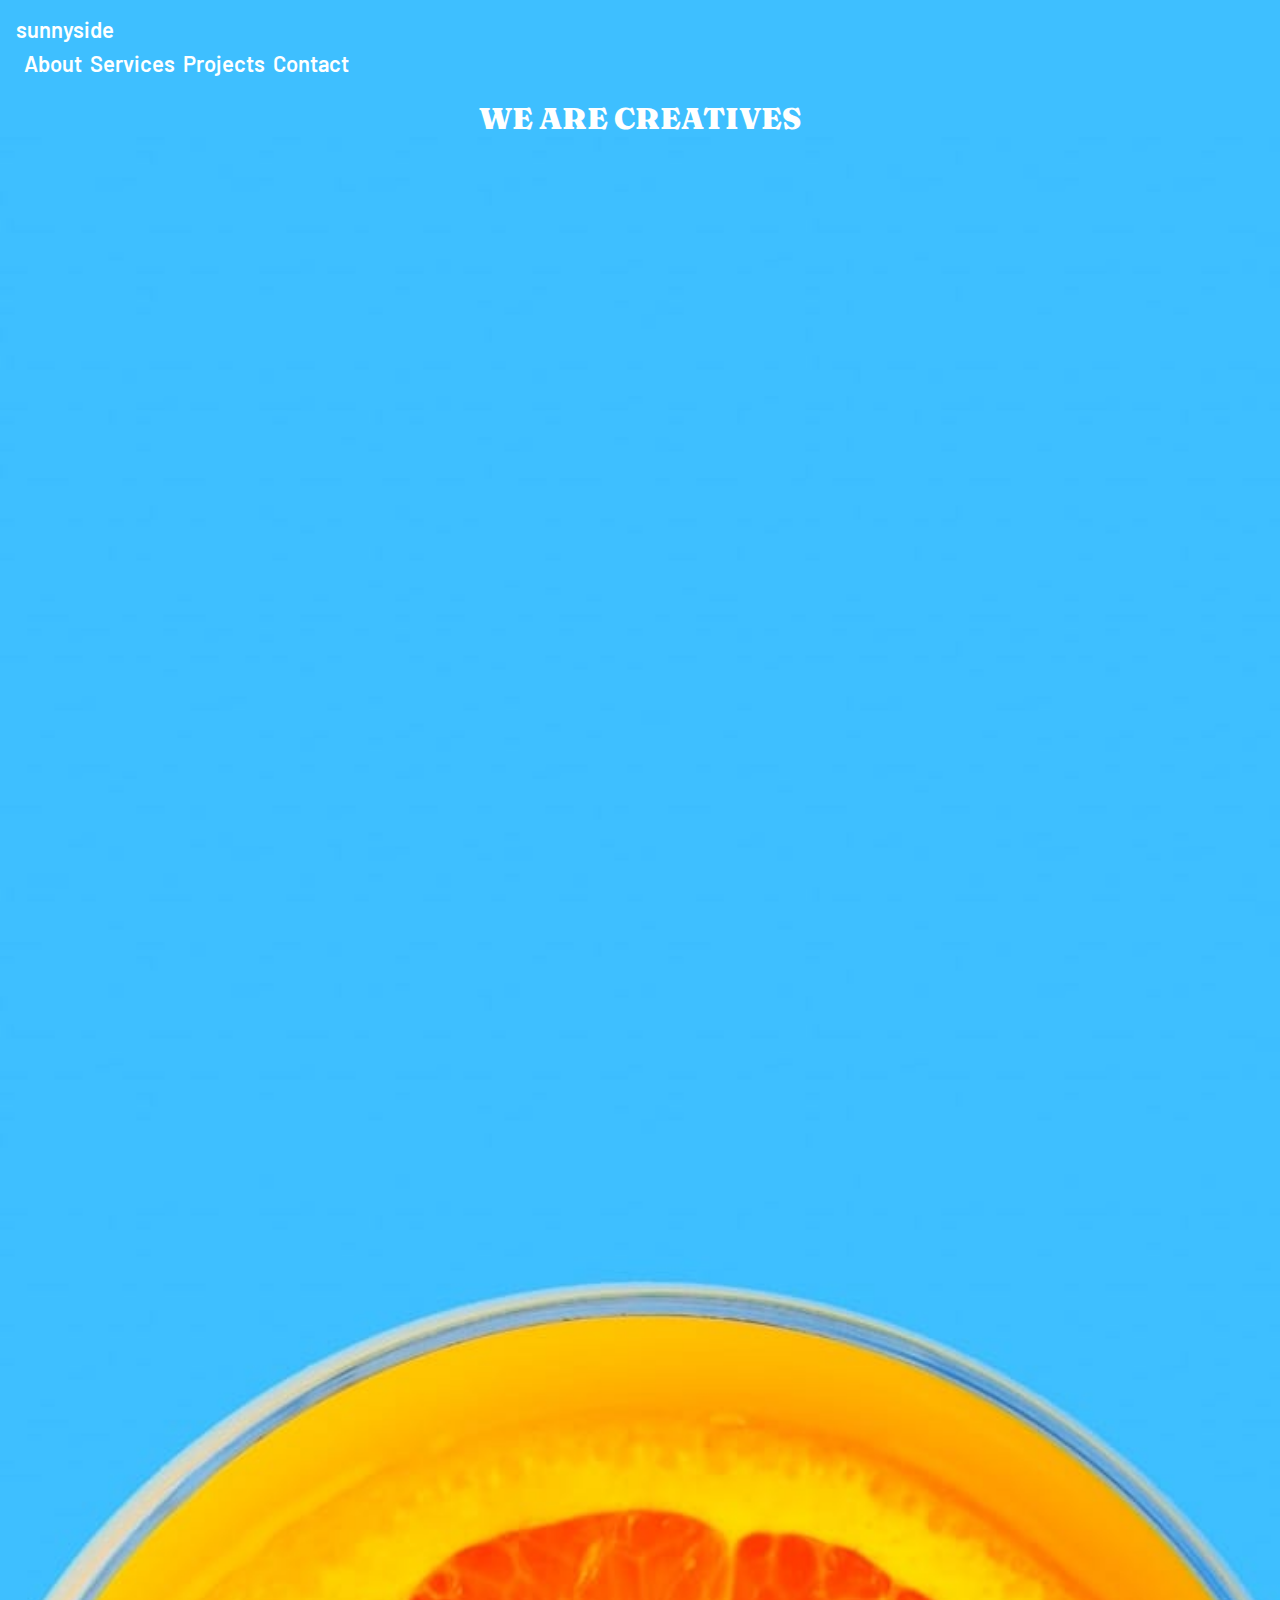
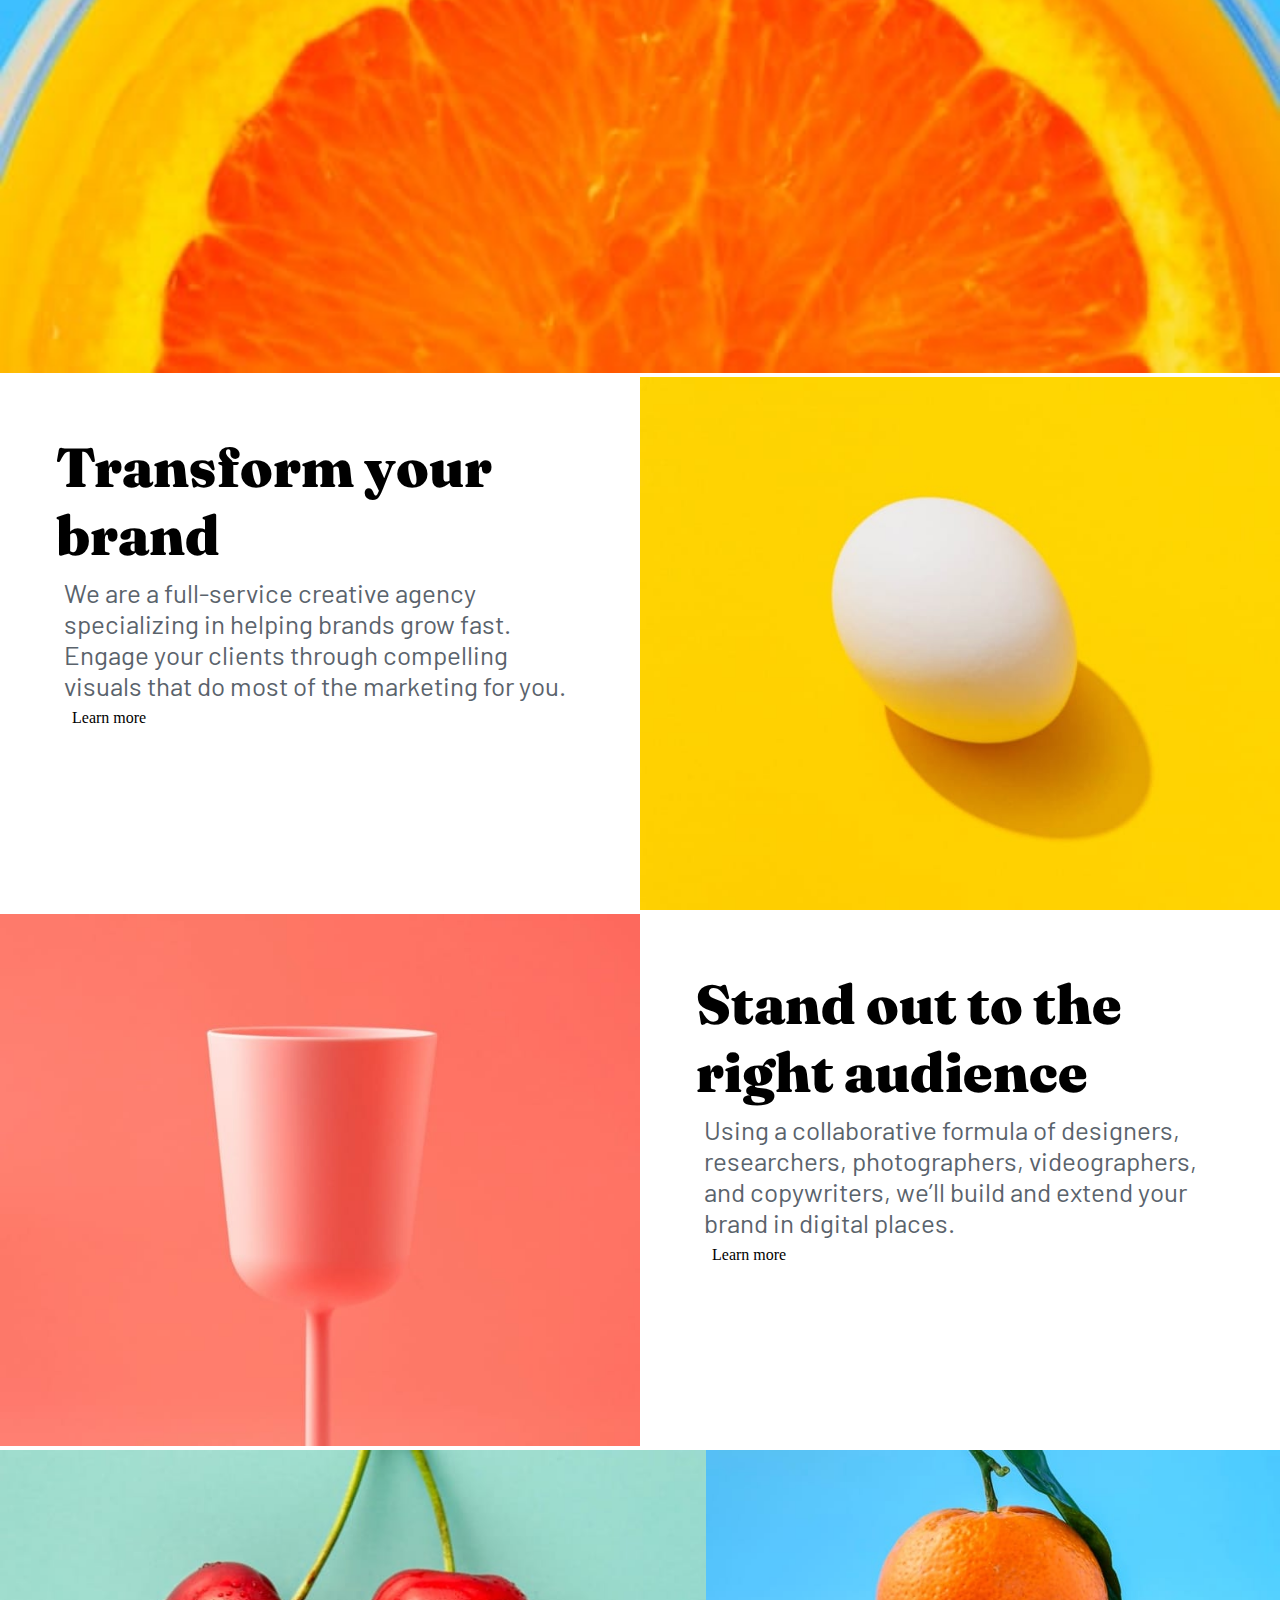
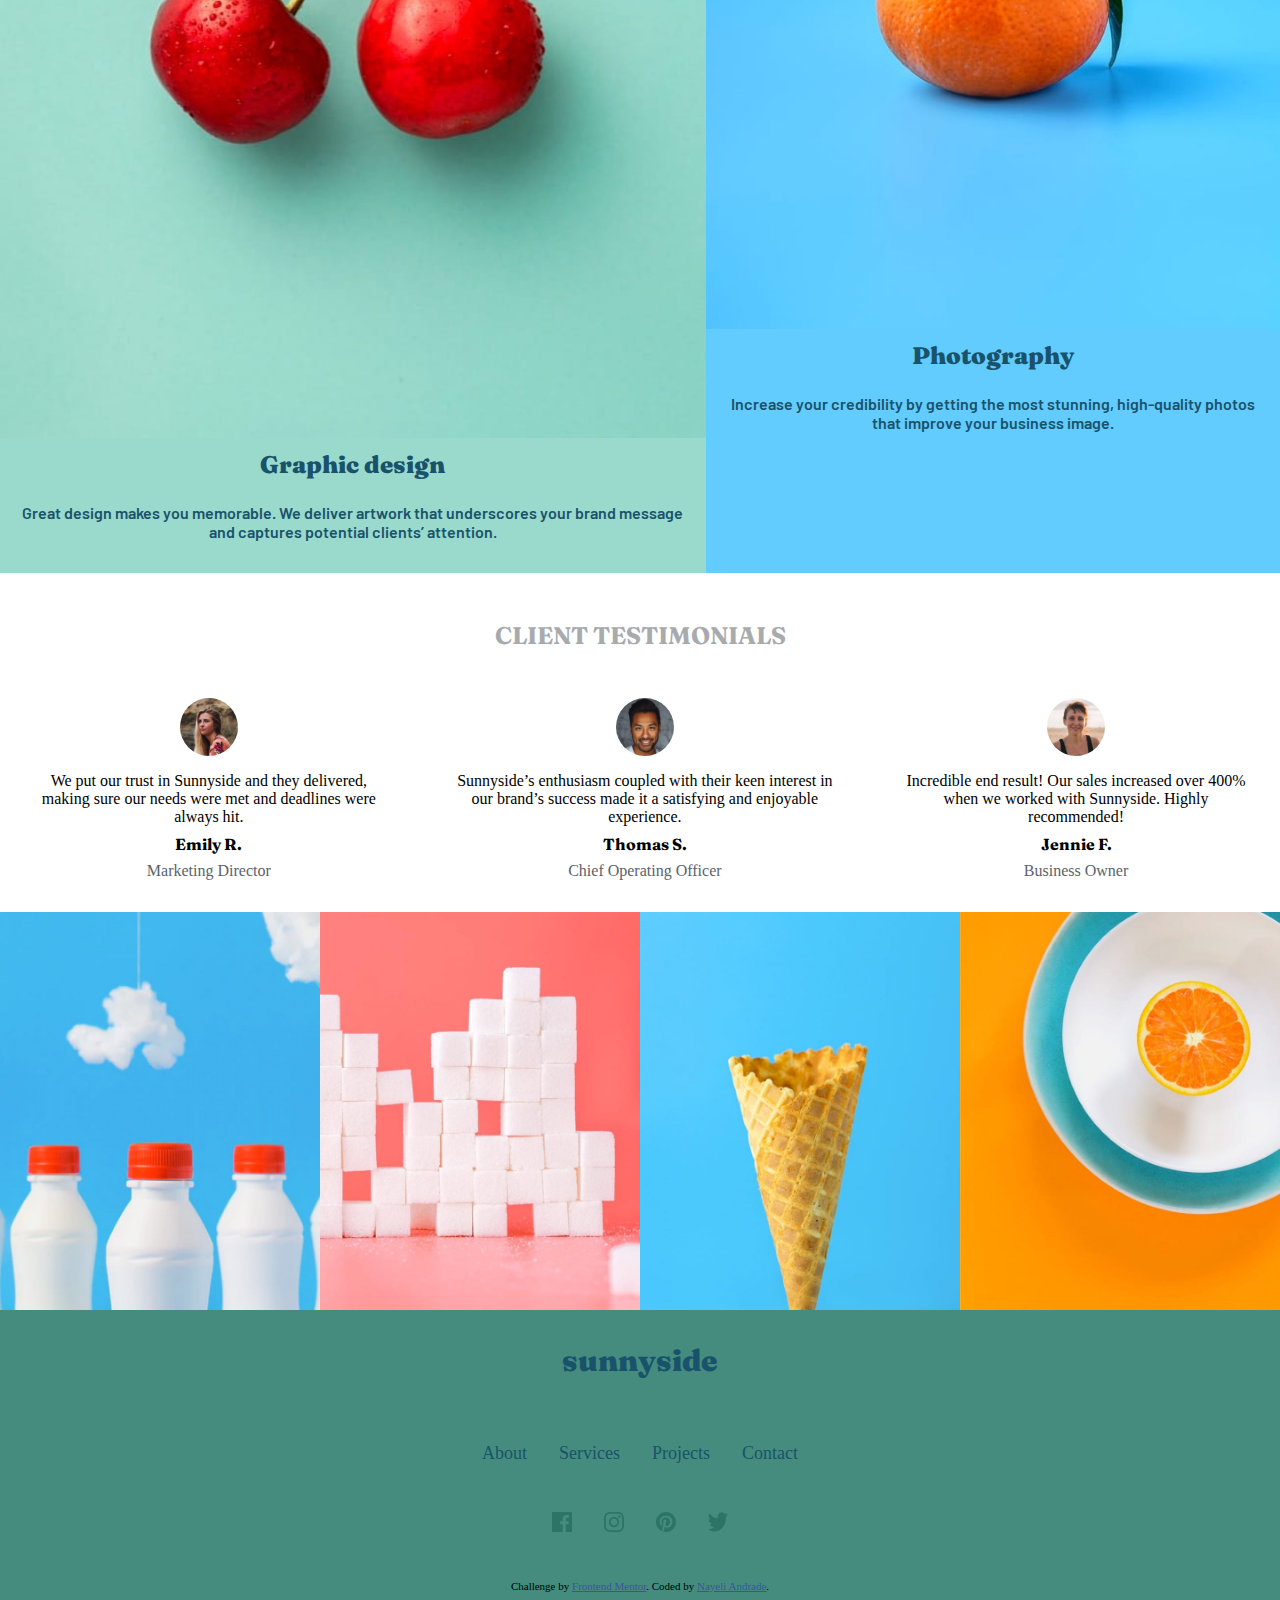
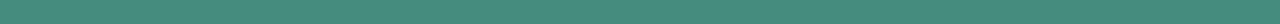
<file: 2sunnyside-agency-landing-page-main/index.html>
<!DOCTYPE html>
<html lang="en">
<head>
  <meta charset="UTF-8">
  <meta name="viewport" content="width=device-width, initial-scale=1.0"> <!-- displays site properly based on user's device -->
  <link rel="stylesheet" href="css/style.css">
  <link rel="icon" type="image/png" sizes="32x32" href="./images/favicon-32x32.png">
  
  <title>Frontend Mentor | Sunnyside agency landing page</title>

  <!-- Feel free to remove these styles or customise in your own stylesheet 👍 -->
  <style>
    .attribution { font-size: 11px; text-align: center; }
    .attribution a { color: hsl(228, 45%, 44%); }
  </style>
</head>
<body>
  <main>
    <section class="first-section">
      <nav>
        <div>
          <p>sunnyside</p>
        </div>
        <div>
          <ul>
            <li><a href="#">About</a></li>
            <li><a href="#">Services</a></li>
            <li><a href="#">Projects</a></li>
            <li><a href="#">Contact</a></li>
          </ul>
        </div>
      </nav>
      <div>
        <h1 class="text-align-center">We are creatives</h1>
        <img src="images/mobile/image-header.jpg" alt="">
      </div>
    </section>
    <section class="second-section">
      <div>
        <img src="images/mobile/image-transform.jpg" alt="">
      </div>
      <div>
        <h2 class="text-align-center">Transform your brand</h2>
        <p class="text-align-center"> We are a full-service creative agency specializing in helping brands grow fast.
          Engage your clients through compelling visuals that do most of the marketing for you.</p>
        <a class="borde-color" href="#">Learn more</a>
      </div>
      <div>
        <img src="images/mobile/image-stand-out.jpg" alt="">
      </div>
      <div>
        <h2 class="text-align-center">Stand out to the right audience</h2>
        <p class="text-align-center"> Using a collaborative formula of designers, researchers, photographers,
          videographers, and
          copywriters,
          we’ll
          build and extend your brand in digital places.</p>
        <a class="borde-color" href="#">Learn more</a>
      </div>
    </section>

    <section class="third-section">
      <div class="cherry">
        <img src="images/desktop/image-graphic-design.jpg" alt="">
        <div>
          <h2 class="text-align-center"> Graphic design</h2>
          <p class="text-align-center"> Great design makes you memorable. We deliver artwork that underscores your brand
            message and captures
            potential
            clients’ attention.</p>
        </div>
      </div>
      <div class="orange">
        <img class="img_naranja" src="images/desktop/image-photography.jpg" alt="">
        <div>
          <h2 class="text-align-center">Photography</h2>
          <p class="text-align-center"> Increase your credibility by getting the most stunning, high-quality photos that
            improve your business
            image.</p>
        </div>
      </div>
    </section>
    <section class="testimonial">
      <div>
        <h2 class="text-align-center">Client testimonials</h2>
      </div>
      <div>
        <div class="card">
          <img class="img-testimonial" src="images/image-emily.jpg" alt="">
          <p class="text-align-center">We put our trust in Sunnyside and they delivered, making sure our needs were met
            and deadlines were
            always
            hit.
          </p>
          <p class="text-align-center name">Emily R.</p>
          <p class="text-align-center director">Marketing Director</p>
        </div>
        <div class="card">
          <img class="img-testimonial" src="images/image-thomas.jpg" alt="">
          <p class="text-align-center">Sunnyside’s enthusiasm coupled with their keen interest in our brand’s success
            made it a satisfying and
            enjoyable
            experience.</p>
          <p class="text-align-center name">Thomas S.</p>
          <p class="text-align-center director">Chief Operating Officer</p>
        </div>
        <div class="card">
          <img class="img-testimonial" src="images/image-jennie.jpg" alt="">
          <p class="text-align-center">Incredible end result! Our sales increased over 400% when we worked with
            Sunnyside. Highly recommended!
          </p>
          <p class="text-align-center name">Jennie F.</p>
          <p class="text-align-center director">Business Owner</p>
        </div>
      </div>
    </section>
    <section class="section-imgs">
      <div>
        <img src="images/desktop/image-gallery-milkbottles.jpg" alt="">
        <img src="images/desktop/image-gallery-sugarcubes.jpg" alt="">
        <img src="images/desktop/image-gallery-cone.jpg" alt="">
        <img src="images/desktop/image-gallery-orange.jpg" alt="">
      </div>
    </section>
  </main>
  <footer>
    <div>
      <p class="logo">sunnyside</p>
    </div>
    <div>
      <ul>
        <li><a href="#">About</a></li>
        <li><a href="#">Services</a></li>
        <li><a href="#">Projects</a></li>
        <li><a href="#">Contact</a></li>
      </ul>
    </div>
    <div class="iconos">
      <img src="images/icon-facebook.svg" alt="">
      <img src="images/icon-instagram.svg" alt="">
      <img src="images/icon-pinterest.svg" alt="">
      <img src="images/icon-twitter.svg" alt="">
    </div>
    <div class="attribution">
      Challenge by <a href="https://www.frontendmentor.io?ref=challenge" target="_blank">Frontend Mentor</a>.
      Coded by <a href="#">Nayeli Andrade</a>.
    </div>
  </footer>
</body>
</html>
</file>
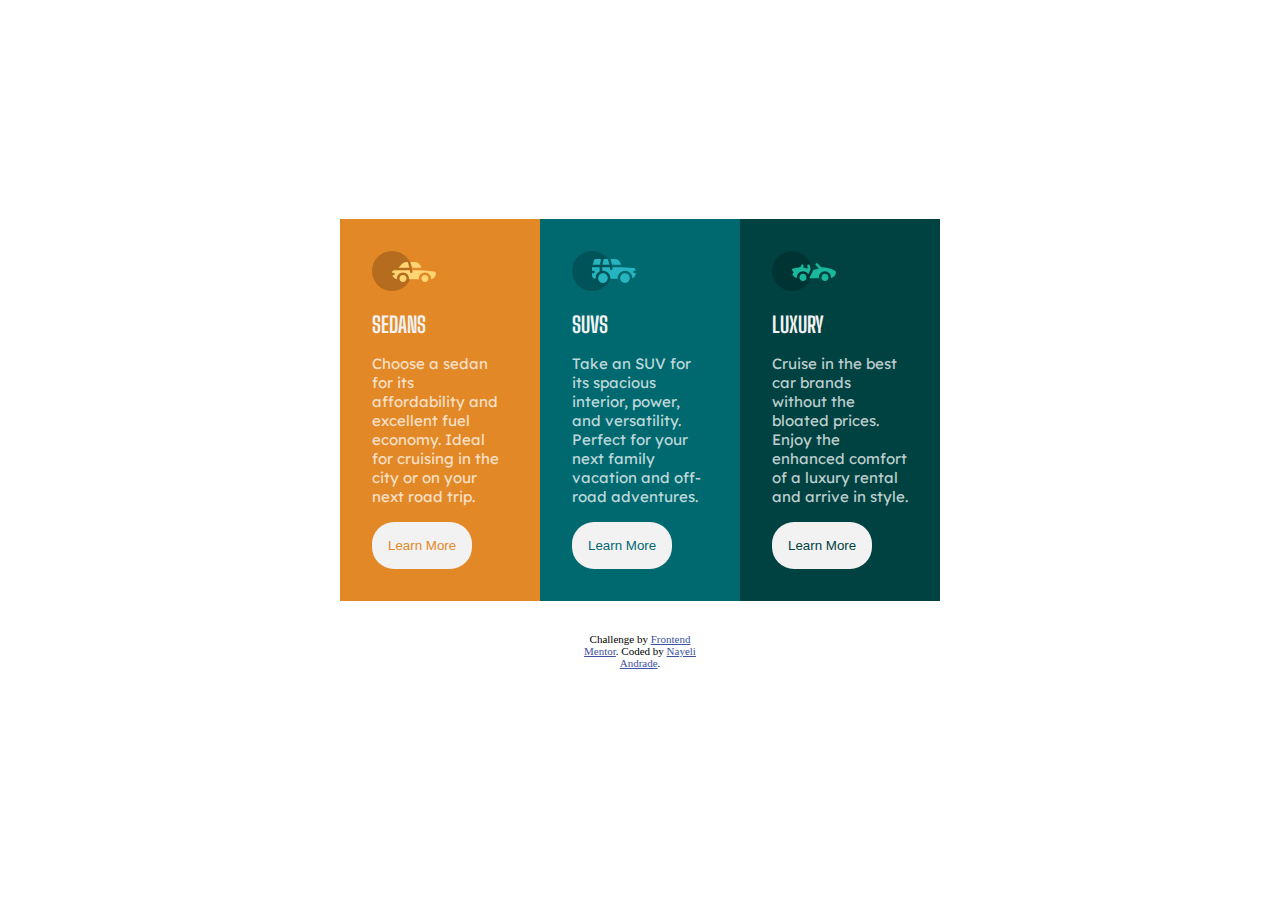
<file: 3-column-preview-card-component-main/index.html>
<!DOCTYPE html>
<html lang="en">

<head>
  <meta charset="UTF-8">
  <meta name="viewport" content="width=device-width, initial-scale=1.0">
  <!-- displays site properly based on user's device -->
  <link rel="stylesheet" href="css/style.css">
  <link rel="icon" type="image/png" sizes="32x32" href="./img/favicon-32x32.png">

  <title>Frontend Mentor | 3-column preview card component</title>

  <!-- Feel free to remove these styles or customise in your own stylesheet 👍 -->
  
</head>
<body>
    <section>
      <div>
        <img src="img/icon-sedans.svg" alt="">
        <span>Sedans</span>
        <p>Choose a sedan for its affordability and excellent fuel economy. Ideal for cruising in the city
          or on your next road trip.</p>
        <button class="btn1">Learn More</button>
      </div>
      <div>
        <img src="img/icon-suvs.svg" alt="">
        <span>SUVs</span>
        <p>Take an SUV for its spacious interior, power, and versatility. Perfect for your next family vacation
          and off-road adventures.</p>
        <button class="btn2">Learn More</button>
      </div>
    
      <div>
        <img src="img/icon-luxury.svg" alt="">
        <span>Luxury</span>
        <p>Cruise in the best car brands without the bloated prices. Enjoy the enhanced comfort of a luxury
          rental and arrive in style.</p>
        <button class="btn3">Learn More</button>
      </div>
      <div class="attribution">
        Challenge by <a href="https://www.frontendmentor.io?ref=challenge" target="_blank">Frontend Mentor</a>.
        Coded by <a href="#">Nayeli Andrade</a>.
      </div>
    </section>
</body>
</html>
</file>
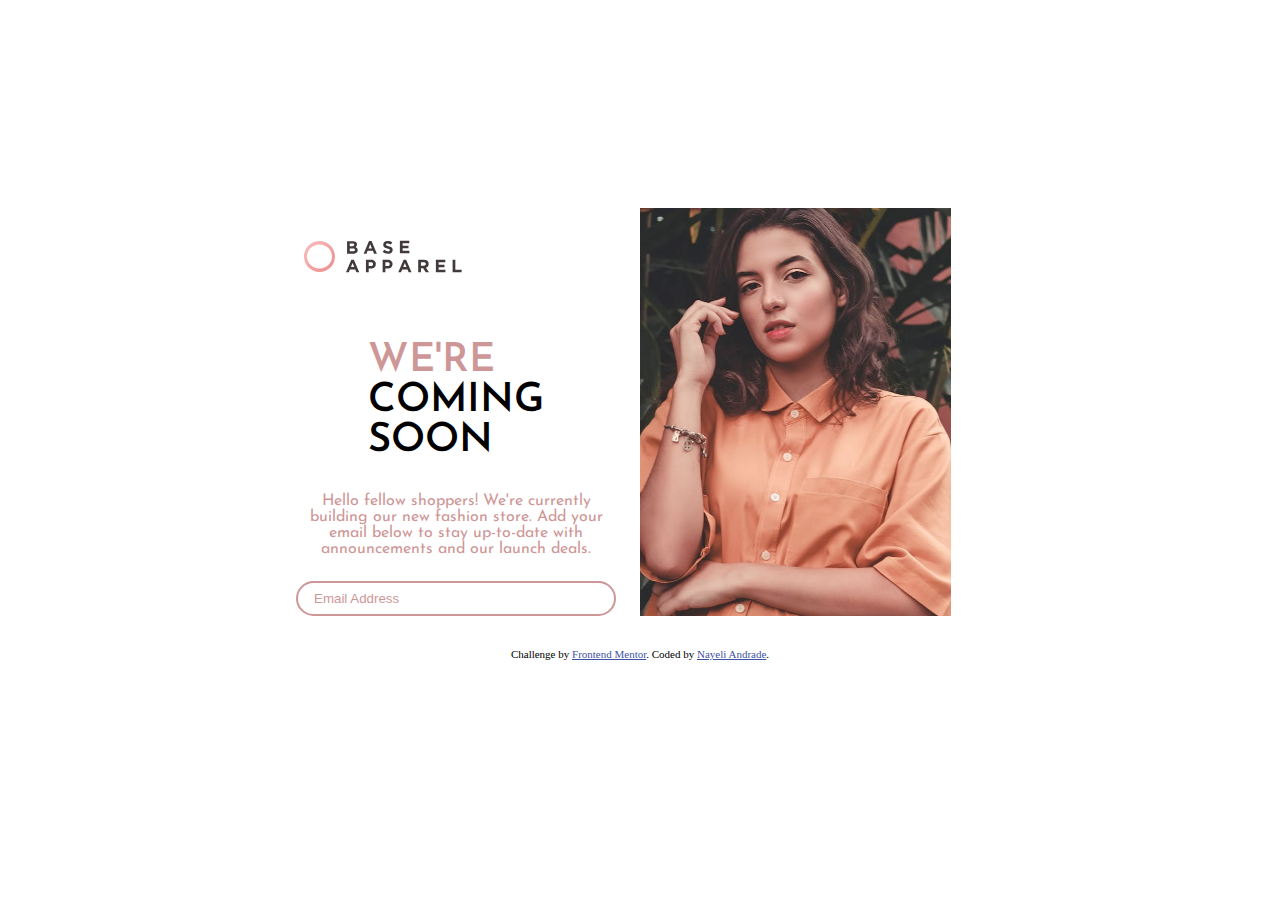
<file: base-apparel-coming-soon-master/index.html>
<!DOCTYPE html>
<html lang="en">

<head>
  <meta charset="UTF-8">
  <meta name="viewport" content="width=device-width, initial-scale=1.0">
  <!-- displays site properly based on user's device -->

  <link rel="icon" type="image/png" sizes="32x32" href="./img/favicon-32x32.png">
  <link rel="stylesheet" href="css/style.css">
  <title>Frontend Mentor | Base Apparel coming soon page</title>

  <!-- Feel free to remove these styles or customise in your own stylesheet 👍 -->
</head>

<body>
  <main>
    <header>
      <img src="img/logo.svg" alt="">
    </header>
    <section class="image">
    </section>
    <section class="text">
      <div>
        <h1> <span>We're</span> coming soon</h1>
        <p>Hello fellow shoppers! We're currently building our new fashion store.
          Add your email below to stay up-to-date with announcements and our launch deals.</p>
        <input type="email" name="email" id="email" placeholder="Email Address">
      </div>
    </section>
  </main>
  <footer>
    <p class="attribution">
      Challenge by <a href="https://www.frontendmentor.io?ref=challenge" target="_blank">Frontend Mentor</a>.
      Coded by <a href="#">Nayeli Andrade</a>.
    </p>
  </footer>
</body>
</html>
</file>
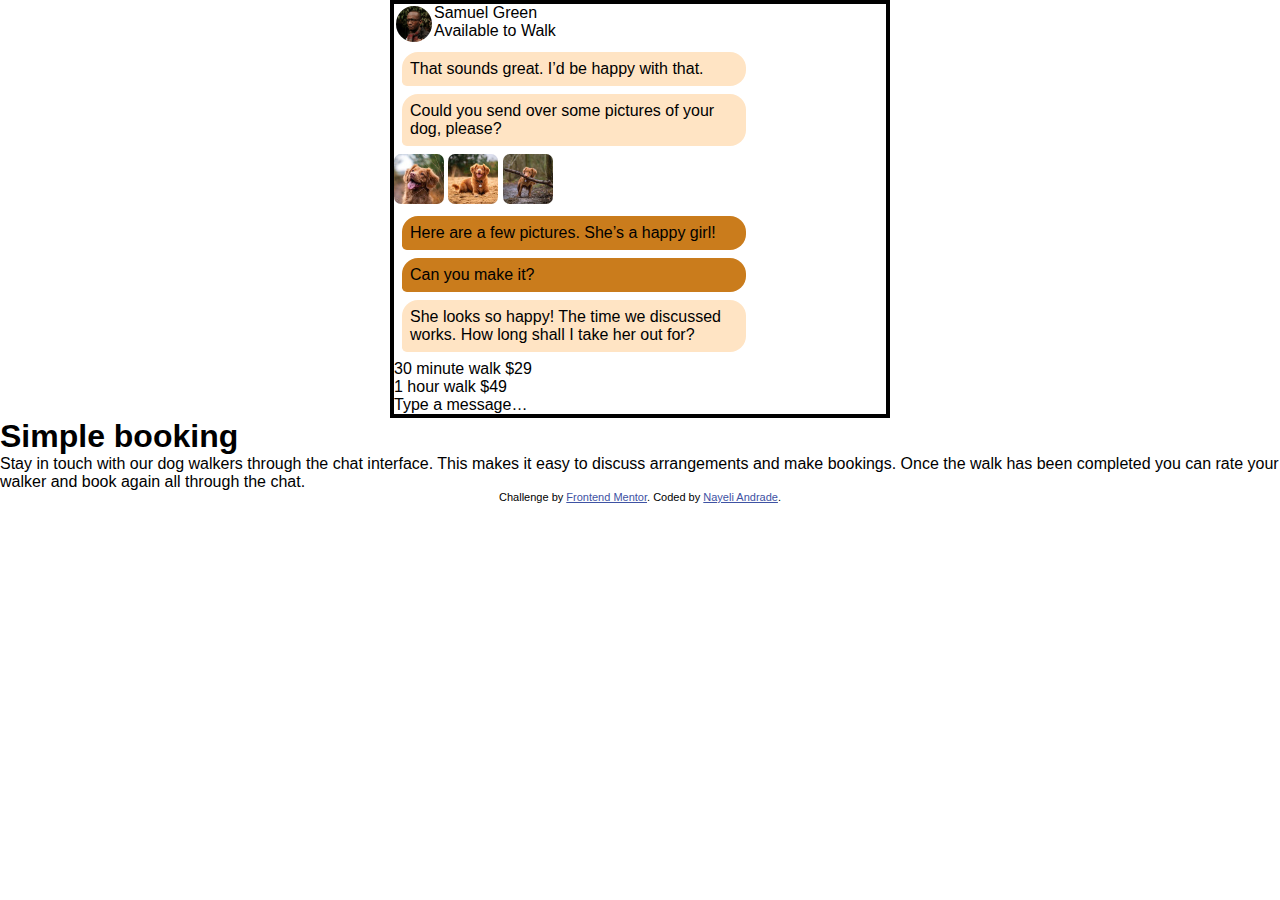
<file: chat-app-css-illustration-master/index.html>
<!DOCTYPE html>
<html lang="en">
<head>
  <meta charset="UTF-8">
  <meta name="viewport" content="width=device-width, initial-scale=1.0"> <!-- displays site properly based on user's device -->

  <link rel="icon" type="image/png" sizes="32x32" href="./img/favicon-32x32.png">
  <link rel="stylesheet" href="css/style.css">
  <title>Frontend Mentor | [Nayeli Andrade]</title>
</head>
<body>
  
  

  <div class="cel">
    <div class="white"></div>
    <div class="heading">
      <img class="profileImg" src="img/avatar.jpg" alt="">
      <div>
        <p>Samuel Green</p>
        <p>Available to Walk</p>
      </div>
    </div>
    <div class="body">
      <p class="p1 p">That sounds great. I’d be happy with that.</p>
      <p class="p1 p">Could you send over some pictures of your dog, please?</p>
      <img class="imgDog" src="img/dog-image-1.jpg" alt="">
      <img class="imgDog" src="img/dog-image-2.jpg" alt="">
      <img class="imgDog" src="img/dog-image-3.jpg" alt="">
      <p class="p2 p">Here are a few pictures. She’s a happy girl!</p>
      <p class="p2 p">Can you make it?</p>
      <p class="p1 p">She looks so happy! The time we discussed works. How long shall I take her out for?</p>
      <div>
        <p>30 minute walk <span>$29</span></p>
        <p>1 hour walk <span>$49</span></p>
      </div>
      <div class="message">
        <p>Type a message…</p>
      </div>
    </div>
  </div>
  
  
  <h1>Simple booking</h1>

  <p>Stay in touch with our dog walkers through the chat interface. This makes it easy to 
    discuss arrangements and make bookings. Once the walk has been completed you can rate 
    your walker and book again all through the chat.</p>
  
  <div class="attribution">
    Challenge by <a href="https://www.frontendmentor.io?ref=challenge" target="_blank">Frontend Mentor</a>. 
    Coded by <a href="#">Nayeli Andrade</a>.
  </div>
</body>
</html>
</file>
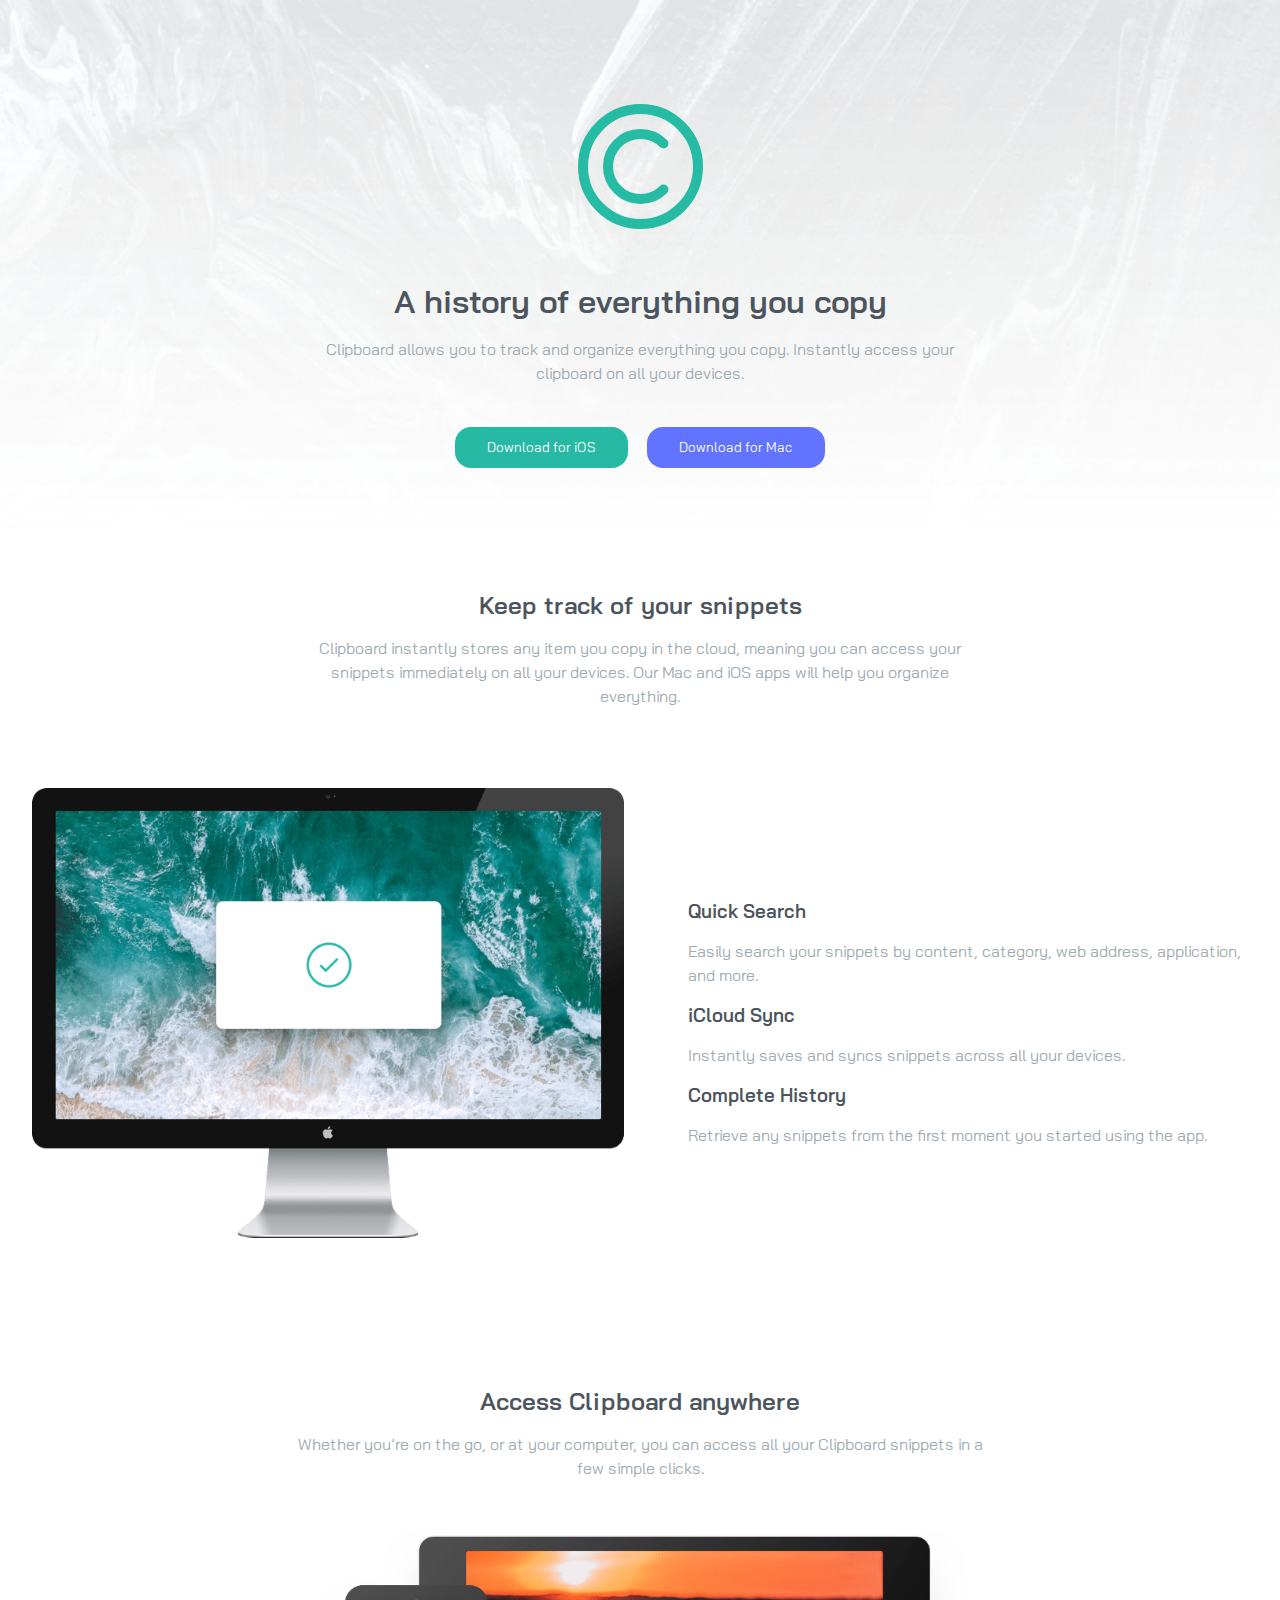
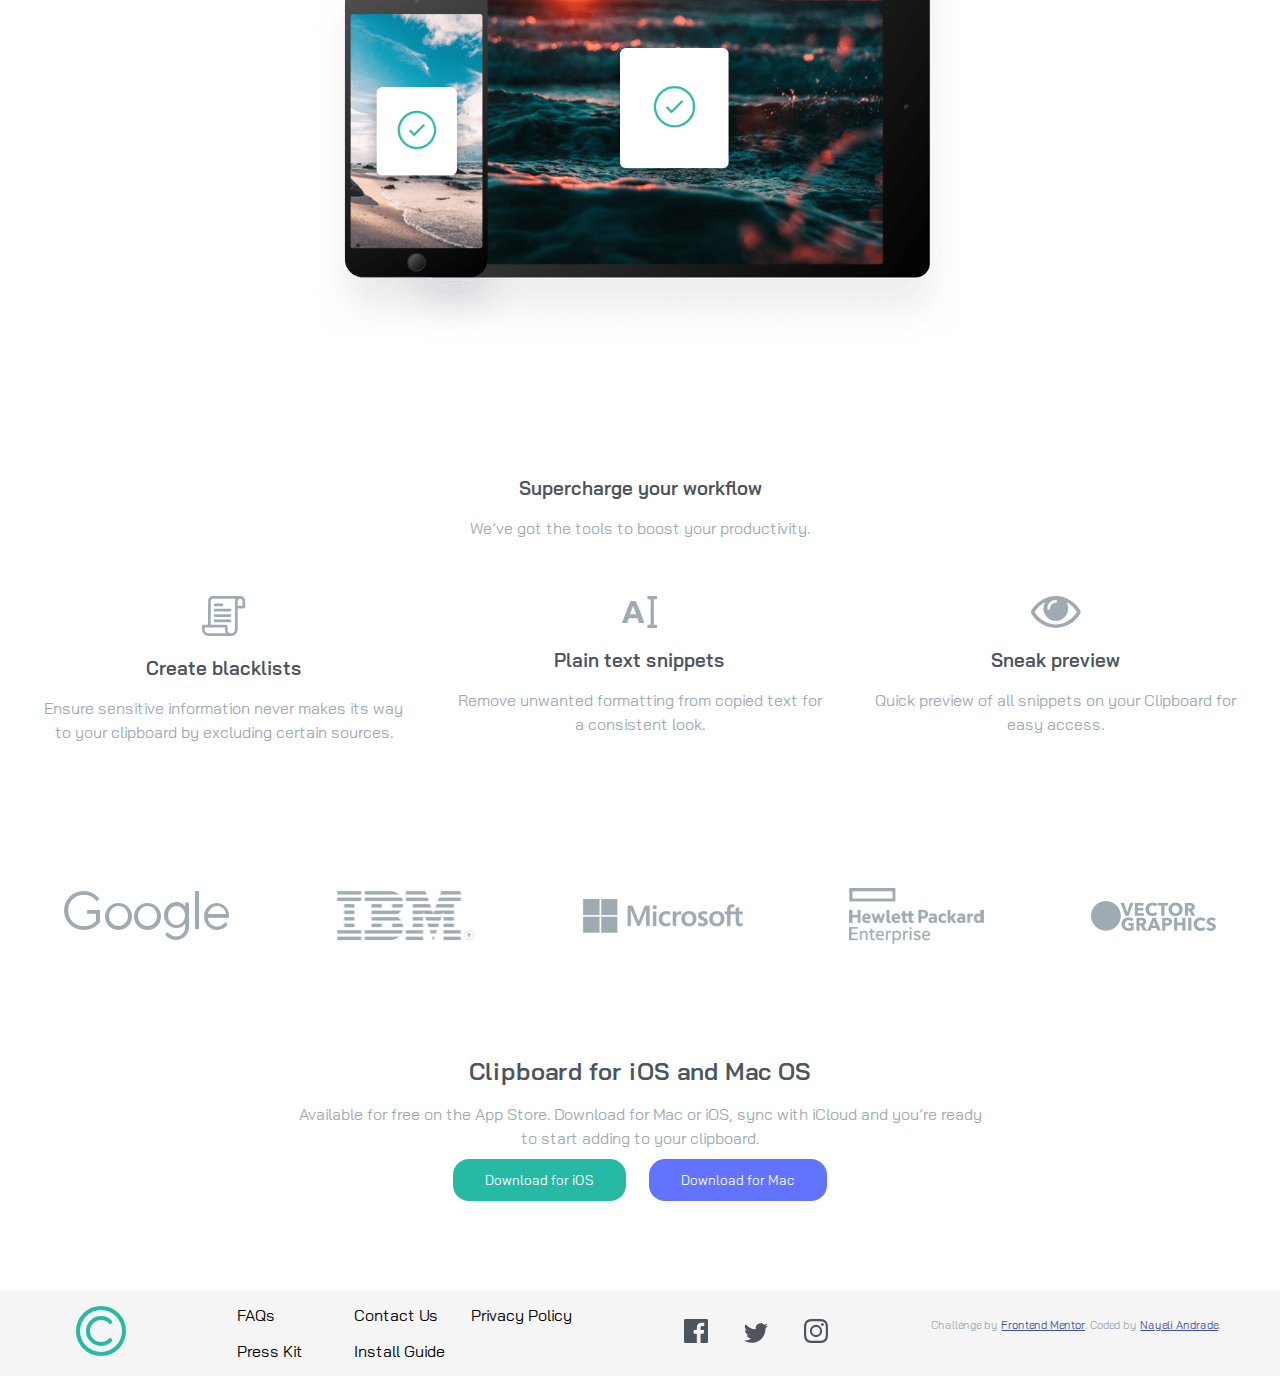
<file: clipboard-landing-page-master/index.html>
<!DOCTYPE html>
<html lang="en">

<head>
  <meta charset="UTF-8">
  <meta name="viewport" content="width=device-width, initial-scale=1.0">
  <!-- displays site properly based on user's device -->

  <link rel="icon" type="image/png" sizes="32x32" href="./images/favicon-32x32.png">
  <link rel="stylesheet" href="css/style.css">
  <title>Frontend Mentor | Clipboard landing page</title>

  <!-- Feel free to remove these styles or customise in your own stylesheet 👍 -->

</head>

<body>
  <header>
    <div>
      <div class="width-def">
        <img src="img/logo.svg" alt="">
        <h1>A history of everything you copy</h1>
        <p>Clipboard allows you to track and organize everything you
          copy. Instantly access your clipboard on all your devices.</p>
      </div>
      <div>
        <button class="btn1">Download for iOS</button>
        <button class="btn2">Download for Mac</button>
      </div>
    </div>
  </header>
  <main>
    <section class="width-def">
        <h2>Keep track of your snippets</h2>
        <p>Clipboard instantly stores any item you copy in the cloud,
          meaning you can access your snippets immediately on all your
          devices. Our Mac and iOS apps will help you organize everything.</p>
    </section>
    <section>
      <div>
        <img class="img" src="img/image-computer.png" alt="">
      </div>
      <div>
        <h3>Quick Search</h3>
        <p>Easily search your snippets by content, category, web address, application, and more.</p>
        <h3>iCloud Sync</h3>
        <p>Instantly saves and syncs snippets across all your devices.</p>
        <h3>Complete History</h3>
        <p>Retrieve any snippets from the first moment you started using the app.</p>
      </div>
    </section>
    <section class="width-def">
      <h2>Access Clipboard anywhere</h2>
      <p>Whether you’re on the go, or at your computer, you can access all your Clipboard
        snippets in a few simple clicks.</p>
      <img class="img" src="img/image-devices.png" alt="">
    </section>

    <section class="width-def">
      <h3>Supercharge your workflow</h3>
      <p>We’ve got the tools to boost your productivity.</p>
    </section>
    
    <section>
      <div>
          <img src="img/icon-blacklist.svg" alt="">
          <h3>Create blacklists</h3>
          <p>Ensure sensitive information never makes its way to your clipboard by excluding certain sources.</p>
      </div>
      <div>
          <img src="img/icon-text.svg" alt="">
          <h3>Plain text snippets</h3>
          <p>Remove unwanted formatting from copied text for a consistent look.</p>
      </div>
      <div>
          <img src="img/icon-preview.svg" alt="">
          <h3>Sneak preview</h3>
          <p>Quick preview of all snippets on your Clipboard for easy access.</p>
      </div>
    </section>
    <section>
        <div class="logos">
          <img src="img/logo-google.png" alt="">
          <img src="img/logo-ibm.png" alt="">
          <img src="img/logo-microsoft.png" alt="">
          <img src="img/logo-hp.png" alt="">
          <img src="img/logo-vector-graphics.png" alt="">
        </div>
    </section>

    <section class="width-def">
      <div>
        <h2>Clipboard for iOS and Mac OS</h2>
        <p>Available for free on the App Store. Download for Mac or iOS, sync with iCloud
          and you’re ready to start adding to your clipboard.</p>
      </div>
      <div>
        <button class="btn1">Download for iOS</button>
        <button class="btn2">Download for Mac</button>
      </div>
    </section>
  </main>
  <footer>
    <div class="cont">
      <div>
        <img class="logo" src="img/logo.svg" alt="">
      </div>
      <div>
        <ul>
          <li>FAQs</li>
          <li>Contact Us</li>
          <li>Privacy Policy</li>
          <li>Press Kit</li>
          <li>Install Guide</li>
        </ul>
      </div>
      <div>
        <img src="img/icon-facebook.svg" alt="">
        <img src="img/icon-twitter.svg" alt="">
        <img src="img/icon-instagram.svg" alt="">
      </div>
      <div>
        <p class="attribution">
          Challenge by <a href="https://www.frontendmentor.io?ref=challenge" target="_blank">Frontend Mentor</a>.
          Coded by <a href="#">Nayeli Andrade</a>.</p>
      </div>
    </div>
  </footer>
</body>
</html>
</file>
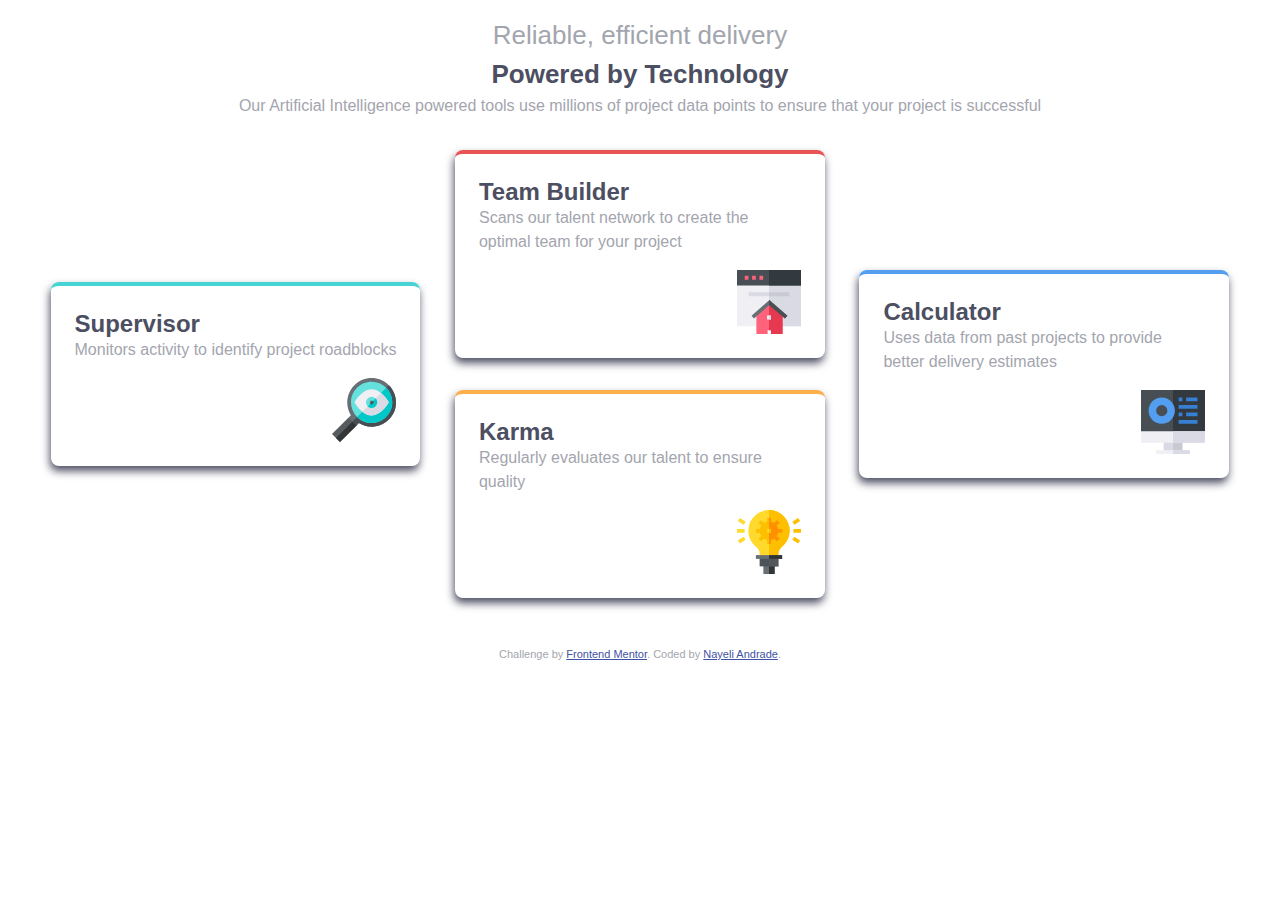
<file: four-card-feature-section-master/index.html>
<!DOCTYPE html>
<html lang="en">
<head>
  <meta charset="UTF-8">
  <meta name="viewport" content="width=device-width, initial-scale=1.0"> <!-- displays site properly based on user's device -->
  <link rel="icon" type="image/png" sizes="32x32" href="./img/favicon-32x32.png">
  <link rel="stylesheet" href="css/style.css">
  <title>Frontend Mentor | Four card feature section</title>
  <!-- Feel free to remove these styles or customise in your own stylesheet 👍 -->
  
</head>
<body>
  <main> 
      <header>
        <h1>Reliable, efficient delivery <br> <span>Powered by Technology</span></h1>
      <p>Our Artificial Intelligence powered tools use millions of project data points 
        to ensure that your project is successful</p>
      </header>
      <section>
        <div class="card">
          <h2>Supervisor</h2>
          <p>Monitors activity to identify project roadblocks</p>
          <div><img src="img/icon-supervisor.svg" alt=""></div>
        </div>
        <div>
          <div class="card">
            <h2>Team Builder</h2>
            <p>Scans our talent network to create the optimal team for your project</p>
           <div><img src="img/icon-team-builder.svg" alt=""></div>
          </div>
          <div class="card">
            <h2>Karma</h2>
            <p>Regularly evaluates our talent to ensure quality</p>
            <div><img src="img/icon-karma.svg" alt=""></div>
          </div>
        </div>
        <div class="card">
          <h2>Calculator</h2>
          <p>Uses data from past projects to provide better delivery estimates</p>
          <div><img src="img/icon-calculator.svg" alt=""></div>
        </div>
      </section>
  </main>
  <footer>
    <p class="attribution">
      Challenge by <a href="https://www.frontendmentor.io?ref=challenge" target="_blank">Frontend Mentor</a>. 
      Coded by <a href="#">Nayeli Andrade</a>.</p>
  </footer>
</body>
</html>
</file>
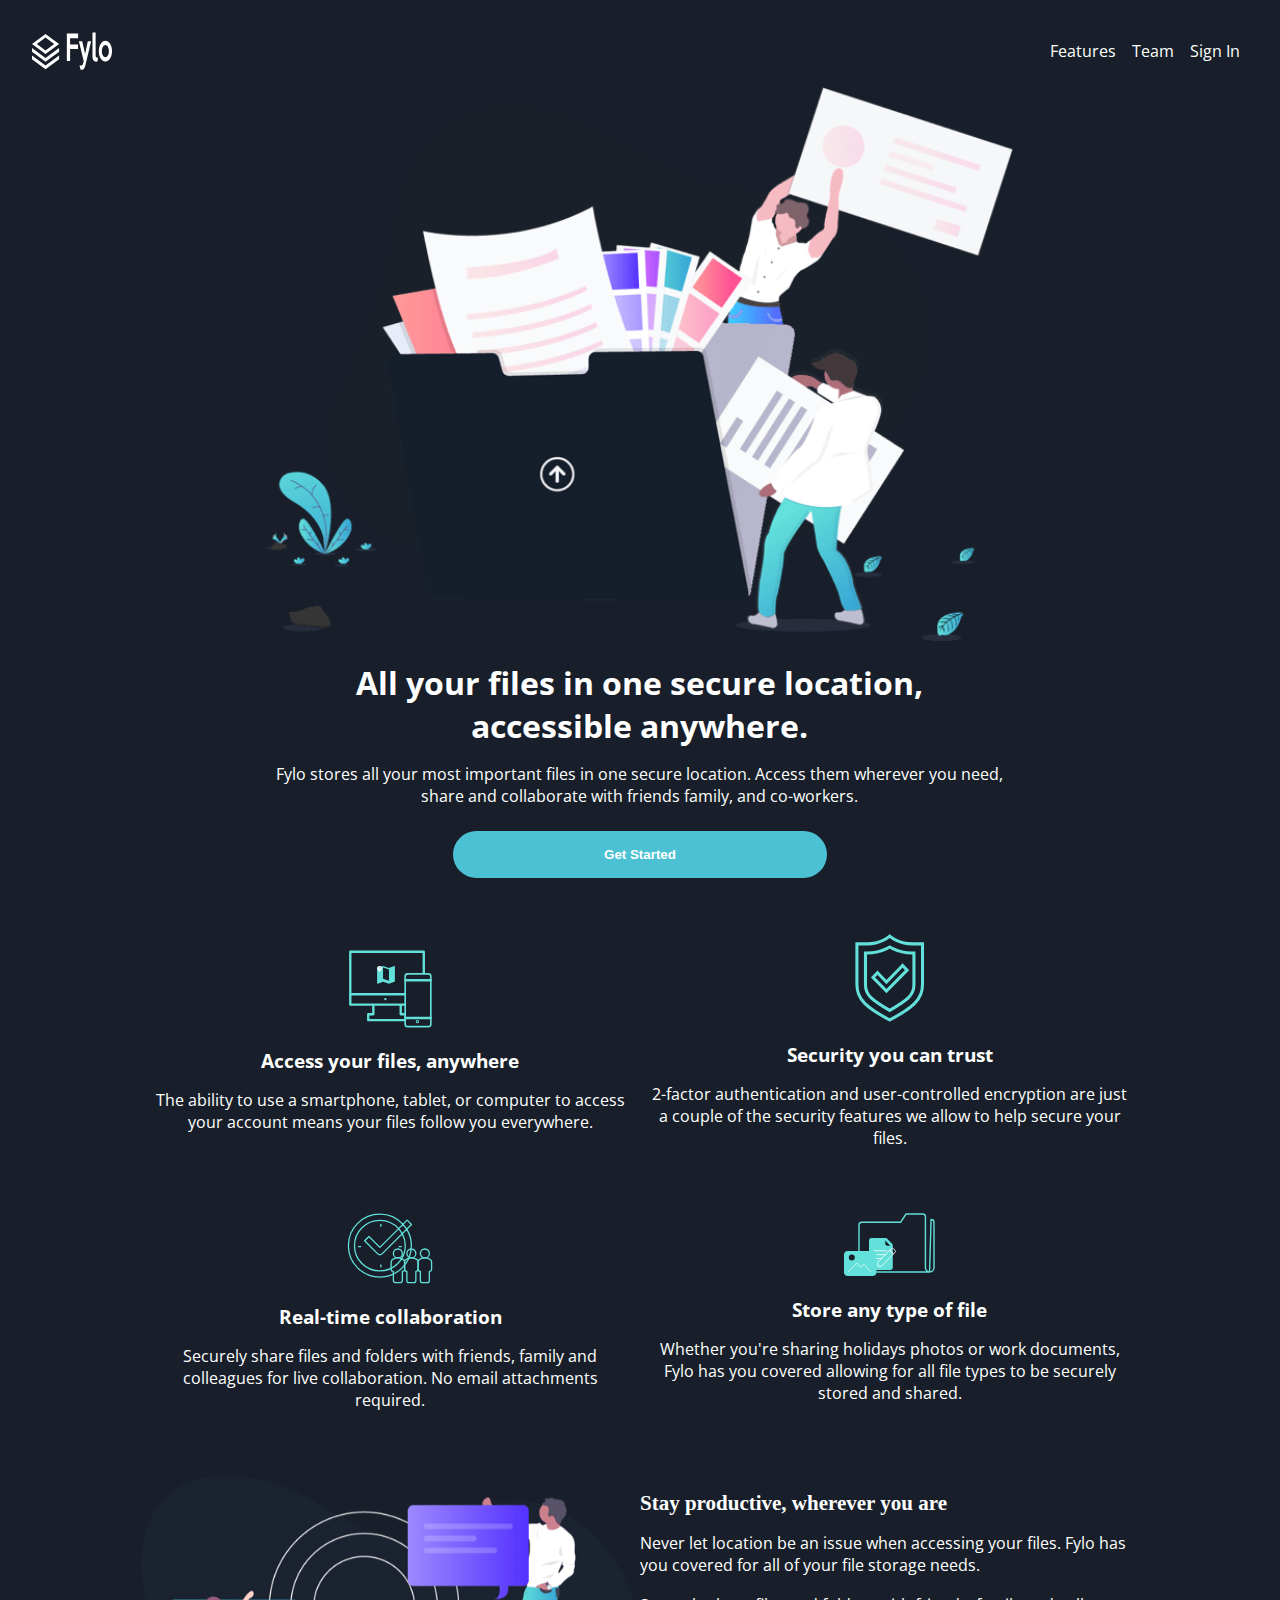
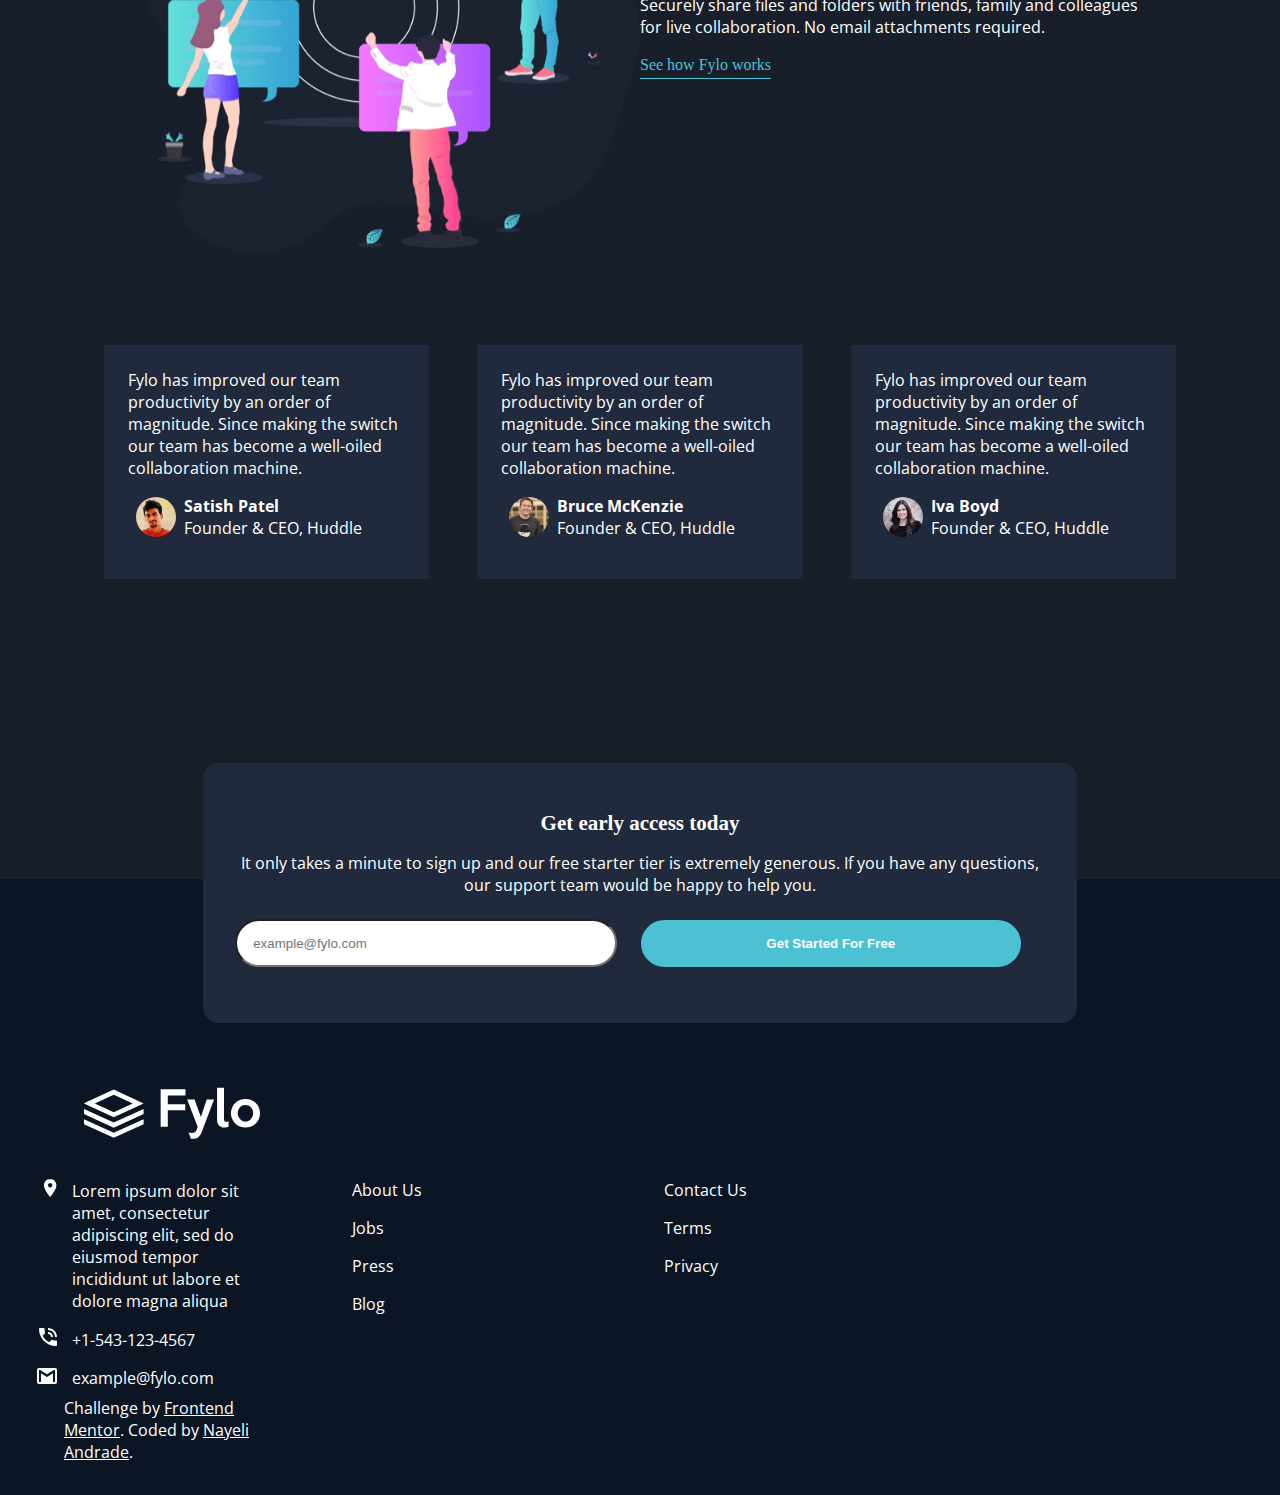
<file: fylo-dark-theme-landing-page-master/index.html>
<!DOCTYPE html>
<html lang="en">

<head>
  <meta charset="UTF-8">
  <meta name="viewport" content="width=device-width, initial-scale=1.0">
  <!-- displays site properly based on user's device -->

  <link rel="icon" type="image/png" sizes="32x32" href="./img/favicon-32x32.png">
  <link rel="stylesheet" href="css/style.css">
  <title>Frontend Mentor | Fylo landing page with dark theme and features grid</title>

  <!-- Feel free to remove these styles or customise in your own stylesheet 👍 -->

</head>

<body>
  <main>
    <nav>
      <img src="img/logo.svg" alt="">
      <ul>
        <li>Features</li>
        <li>Team</li>
        <li>Sign In</li>
      </ul>
    </nav>
    <section class="fst">
      <div>
        <div class="img">
          <img class="ilustration" src="img/illustration-intro.png" alt="">
        </div>
        <div>
          <h1>All your files in one secure location, accessible anywhere.</h1>
          <p>Fylo stores all your most important files in one secure location. Access them wherever
            you need, share and collaborate with friends family, and co-workers.</p>
        </div>
        <button>Get Started</button>
      </div>
    </section>

    <section class="snd">
        <div>
          <img src="img/icon-access-anywhere.svg" alt="">
          <h3>Access your files, anywhere</h3>
          <p>The ability to use a smartphone, tablet, or computer to access your account means your
            files follow you everywhere.</p>
        </div>
        <div>
          <img src="img/icon-security.svg" alt="">
          <h3>Security you can trust</h3>
          <p>2-factor authentication and user-controlled encryption are just a couple of the security
            features we allow to help secure your files.</p>
        </div>
        <div>
          <img src="img/icon-collaboration.svg" alt="">
          <h3>Real-time collaboration</h3>
          <p>Securely share files and folders with friends, family and colleagues for live collaboration.
            No email attachments required.</p>
        </div>
        <div>
          <img src="img/icon-any-file.svg" alt="">
          <h3>Store any type of file</h3>
          <p>Whether you're sharing holidays photos or work documents, Fylo has you covered allowing for all
            file types to be securely stored and shared.</p>
        </div>
    </section>

    <section class="th">
      <div>
        <img class="ilustration" src="img/illustration-stay-productive.png" alt="">
      </div>
      <div>
        <h2>Stay productive, wherever you are</h2>
        <p>Never let location be an issue when accessing your files. Fylo has you covered for all of your file
          storage needs.</p> <br>
        <p>Securely share files and folders with friends, family and colleagues for live collaboration. No email
          attachments required.</p> <br>
        <div><a class="a_th" href="#">See how Fylo works</a></div>
      </div>
    </section>

    <section class="fth">
      <div class="card_bgc_testimonial">
        <p class="testimonial">Fylo has improved our team productivity by an order of magnitude. Since making the switch our team has
          become a well-oiled collaboration machine.</p>
        <div>
          <img src="img/profile-1.jpg" alt="">
        <p><span>Satish Patel</span> <br> Founder & CEO, Huddle</p>
        </div>
      </div>
      <div class="card_bgc_testimonial">
        <p class="testimonial">Fylo has improved our team productivity by an order of magnitude. Since making the switch our team has
          become a well-oiled collaboration machine.</p>
        <div>
          <img src="img/profile-2.jpg" alt="">
        <p><span>Bruce McKenzie</span> <br> Founder & CEO, Huddle</p>
        </div>
      </div>
      <div class="card_bgc_testimonial">
        <p class="testimonial">Fylo has improved our team productivity by an order of magnitude. Since making the switch our team has
          become a well-oiled collaboration machine.</p>
        <div>
          <img src="img/profile-3.jpg" alt="">
        <p><span>Iva Boyd</span> <br> Founder & CEO, Huddle</p>
        </div>
      </div>
    </section>

    <div class="call-to-action">
      <div>
        <h2>Get early access today</h2>
      <p>It only takes a minute to sign up and our free starter tier is extremely generous. If you have any
        questions, our support team would be happy to help you.</p>
      </div>
      <div>
        <input type="email" name="email" id="email" placeholder="example@fylo.com">
        <button>Get Started For Free</button>
      </div>
    </div>
  </main>

  <footer>
   <div>
    <div>
      <img src="img/logo.svg" alt="">
    </div>
    <ul class="list1">
      <li>Lorem ipsum dolor sit amet, consectetur adipiscing elit, sed do eiusmod tempor incididunt ut labore et
        dolore magna aliqua</li>
      <li>+1-543-123-4567</li>
      <li>example@fylo.com</li>
      <p class="attribution">
        Challenge by <a href="https://www.frontendmentor.io?ref=challenge" target="_blank">Frontend Mentor</a>.
        Coded by <a href="#">Nayeli Andrade</a>.</p>
    </ul>
    <ul class="list2">
      <li>About Us</li>
      <li>Jobs</li>
      <li>Press</li>
      <li>Blog</li>
    </ul>
    <ul>
      <li>Contact Us</li>
      <li>Terms</li>
      <li>Privacy</li>
    </ul>
   </div>
  </footer>
</body>
</html>
</file>
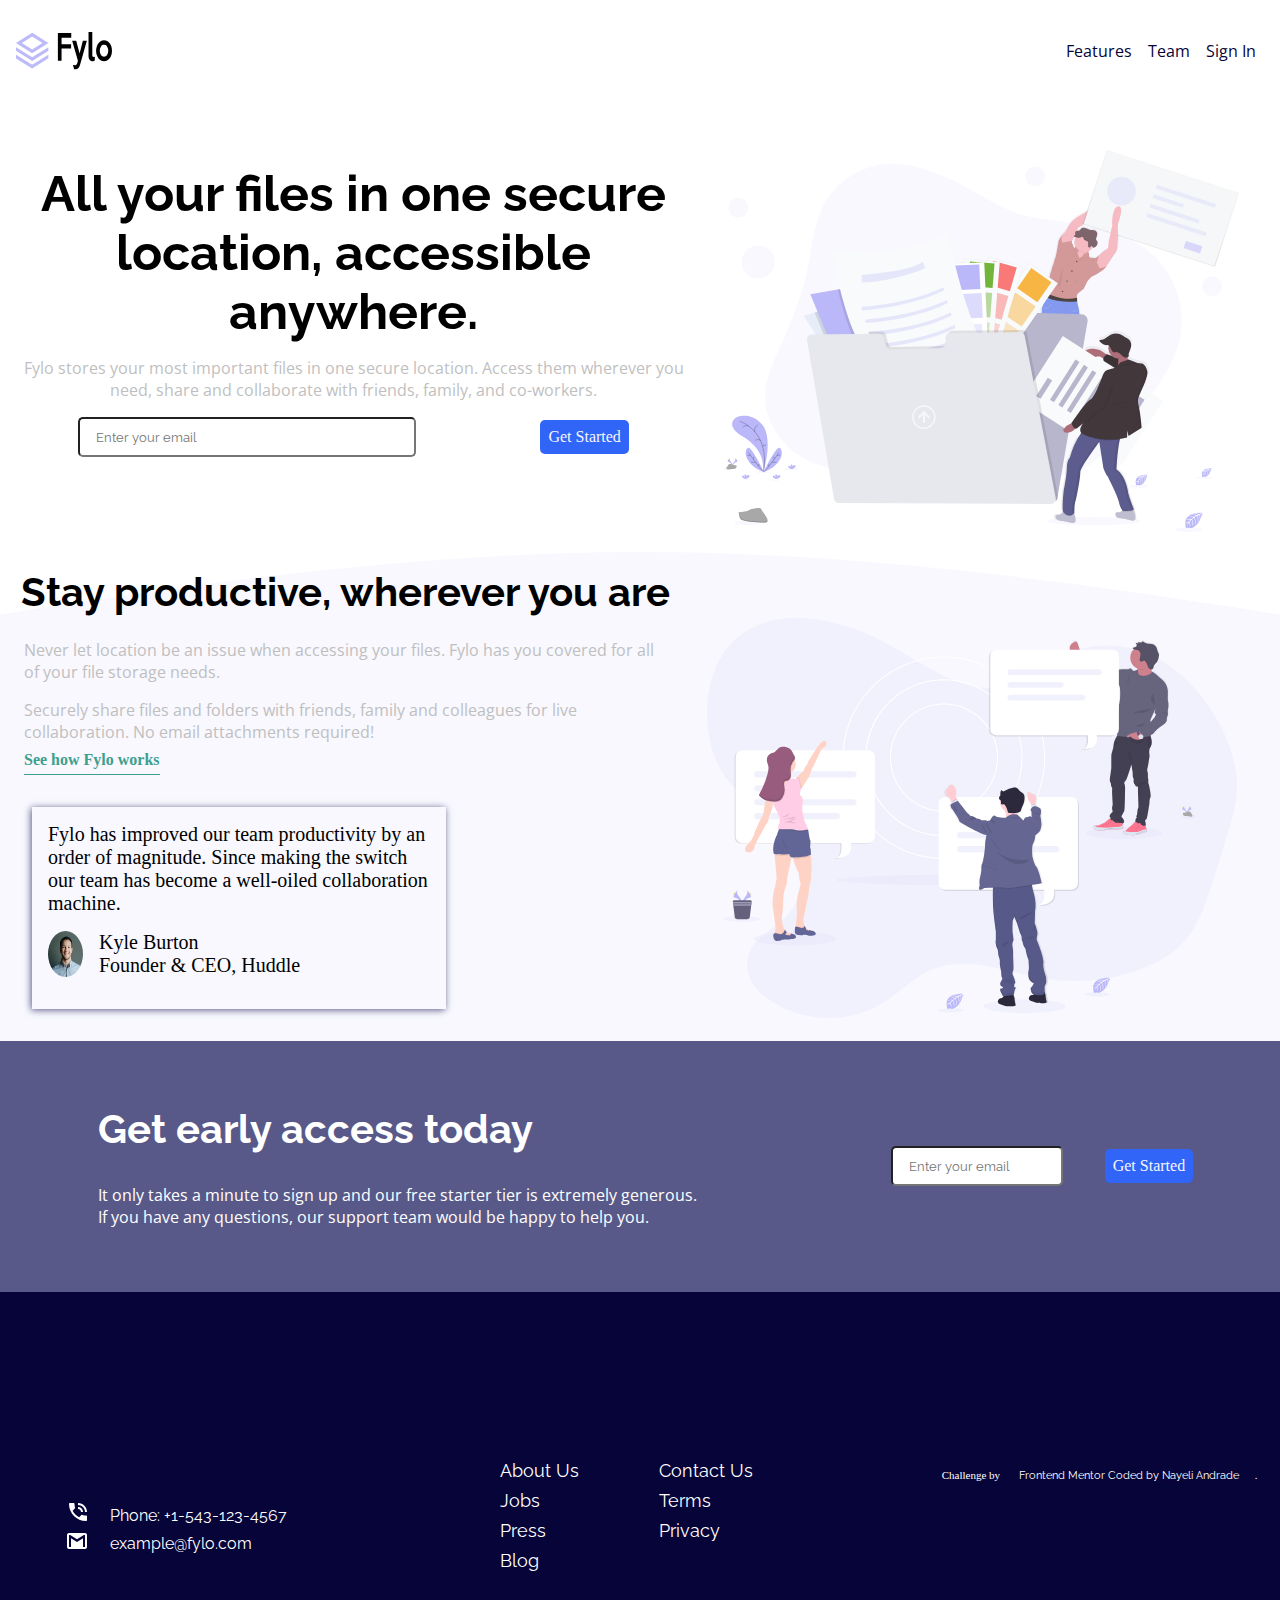
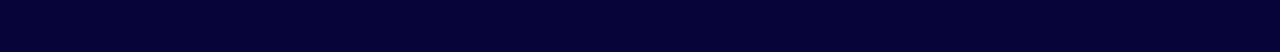
<file: fylo-landing-page-with-two-column-layout-master/index.html>
<!DOCTYPE html>
<html lang="en">
<head>
  <meta charset="UTF-8">
  <meta name="viewport" content="width=device-width, initial-scale=1.0">
  <!-- displays site properly based on user's device -->

  <link rel="icon" type="image/png" sizes="32x32" href="./img/favicon-32x32.png">
  <link rel="stylesheet" href="css/style.css">
  <title>Frontend Mentor | Fylo landing page with two column layout</title>

  <!-- Feel free to remove these styles or customise in your own stylesheet 👍 -->
</head>
<body>
  <main>
    <nav>
      <img class="logo" src="img/logo.svg" alt="logo">
      <ul>
        <li><a href="#">Features</a></li>
        <li><a href="#">Team</a></li>
        <li><a href="#">Sign In</a></li>
      </ul>
    </nav>
    <section class="frs">
      <div class="order">
        <img class="img" src="img/illustration-1.svg" alt="">
      </div>
      <div class="text">
        <h1> All your files in one secure location, accessible anywhere.</h1>
        <p>Fylo stores your most important files in one secure location.
          Access them wherever you need, share and collaborate with friends,
          family, and co-workers.</p>
        <div class="btns">
          <input type="email" name="email" id="email" placeholder="Enter your email">
          <a class="btn" href="#">Get Started</a>
        </div>
      </div>
    </section>
    <section class="snd">
      <div class="order">
        <img class="img" src="img/illustration-2.svg" alt="illustration-2">
      </div>
      <div class="info">
        <div class="text">
          <h2>Stay productive, wherever you are</h2>
          <p class="p2">Never let location be an issue when accessing your files. Fylo has you
            covered for all of your file storage needs.</p>
          <p class="p2">Securely share files and folders with friends, family and colleagues for
            live collaboration. No email attachments required!</p>
          <div class="link"><a href="#">See how Fylo works</a></div>
        </div>
        <div class="card">
          <p>Fylo has improved our team productivity by an order of magnitude. Since
            making the switch our team has become a well-oiled collaboration machine.</p>
          <div class="testimonial">
            <img class="avatar" src="img/avatar-testimonial.jpg" alt="">
            <p>Kyle Burton<br>Founder & CEO, Huddle</p>
          </div>
        </div>
      </div>
    </section>
    <section class="th">
      <div class="text text2">
        <h2>Get early access today</h2>
        <p>It only takes a minute to sign up and our free starter tier is extremely generous.
          If you have any questions, our support team would be happy to help you.</p>
      </div>
      <div class="btns">
        <input type="email" name="email" id="email" placeholder="Enter your email">
        <a class="btn" href="#">Get Started</a>
      </div>
    </section>
  </main>
  <footer>
    <div class="f1">
      <ul>
        <li><a href="#">Phone: +1-543-123-4567</a></li>
        <li><a href="#">example@fylo.com</a></li>
      </ul>
    </div>
    <div class="f2">
      <ul>
        <li><a href="#">About Us</a></li>
        <li><a href="#">Jobs</a></li>
        <li><a href="#">Press</a></li>
        <li><a href="#">Blog</a></li>
      </ul>
      <ul>
        <li><a href="#">Contact Us</a></li>
        <li><a href="#">Terms</a></li>
        <li><a href="#">Privacy</a></li>
      </ul>
    </div>
    <p class="attribution">
      Challenge by <a href="https://www.frontendmentor.io?ref=challenge" target="_blank">Frontend Mentor Coded by
        Nayeli Andrade</a>.
    </p>
  </footer>
</body>
</html>
</file>
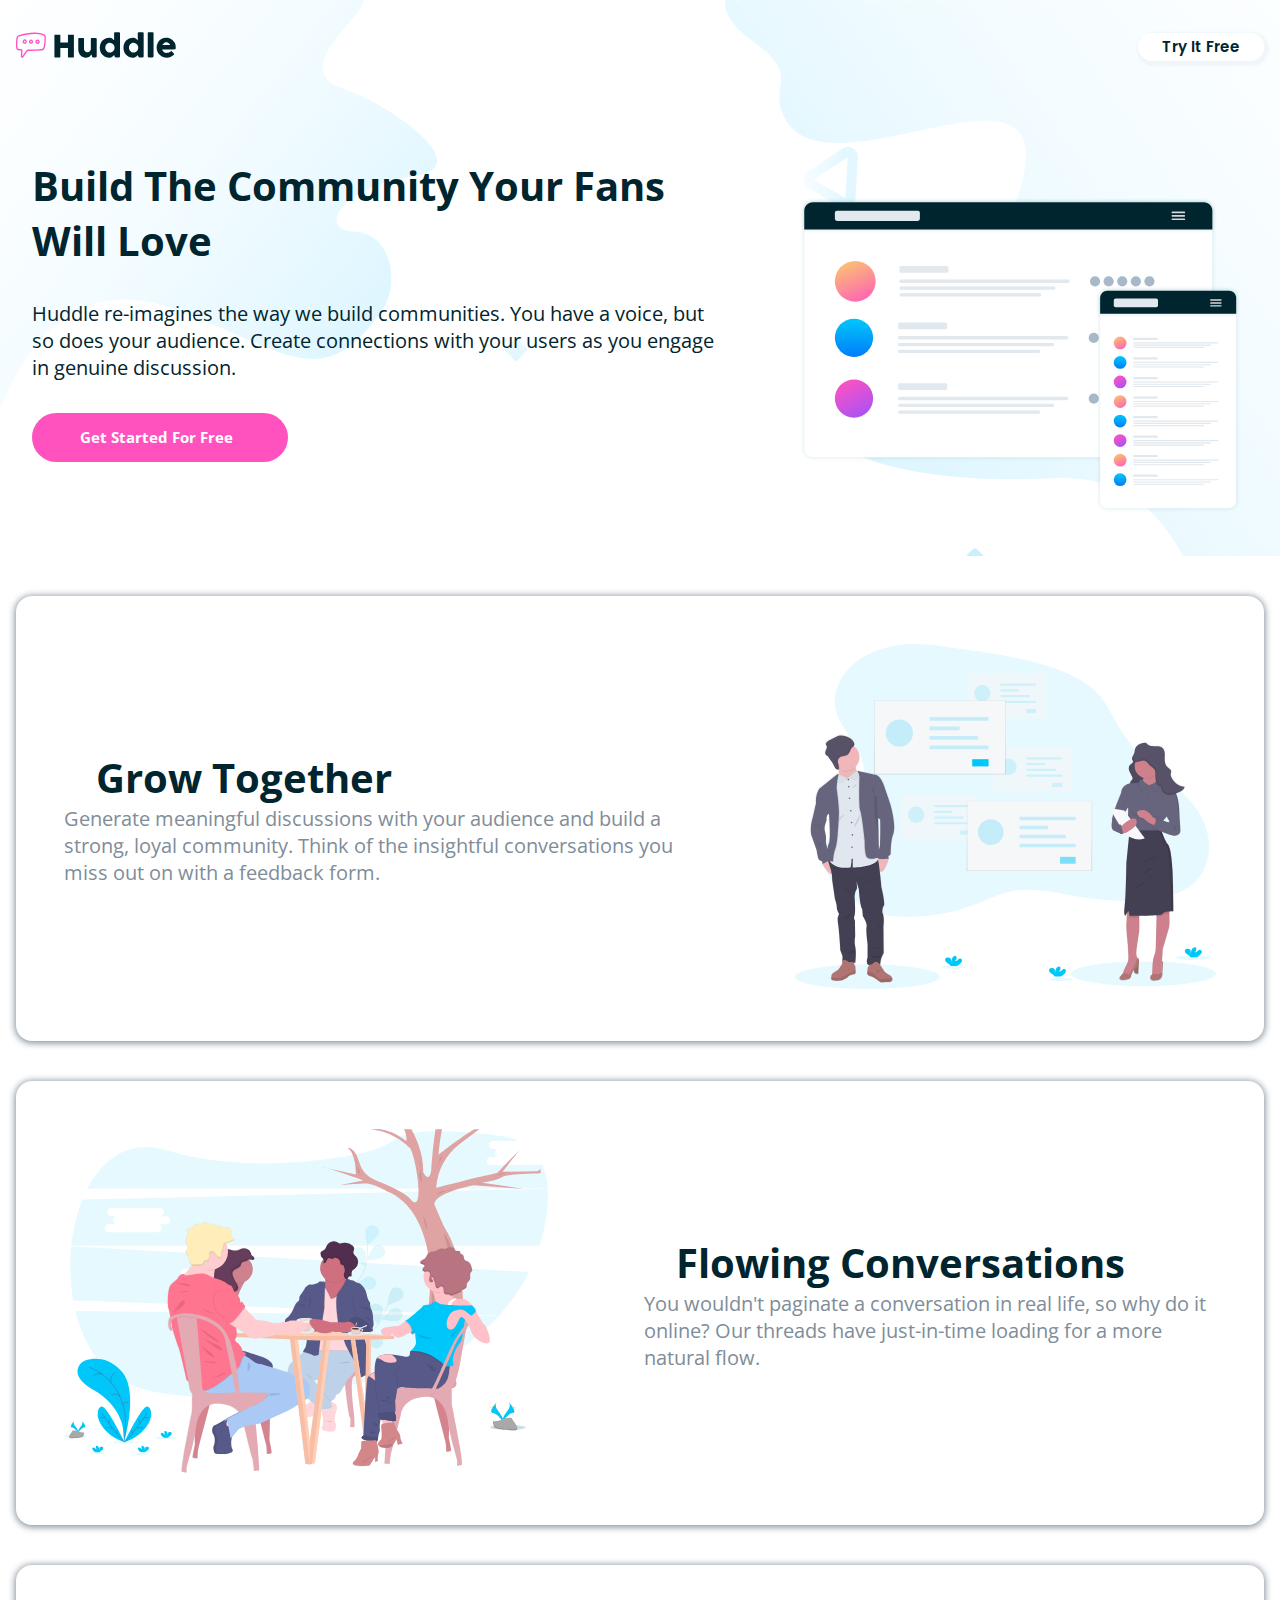
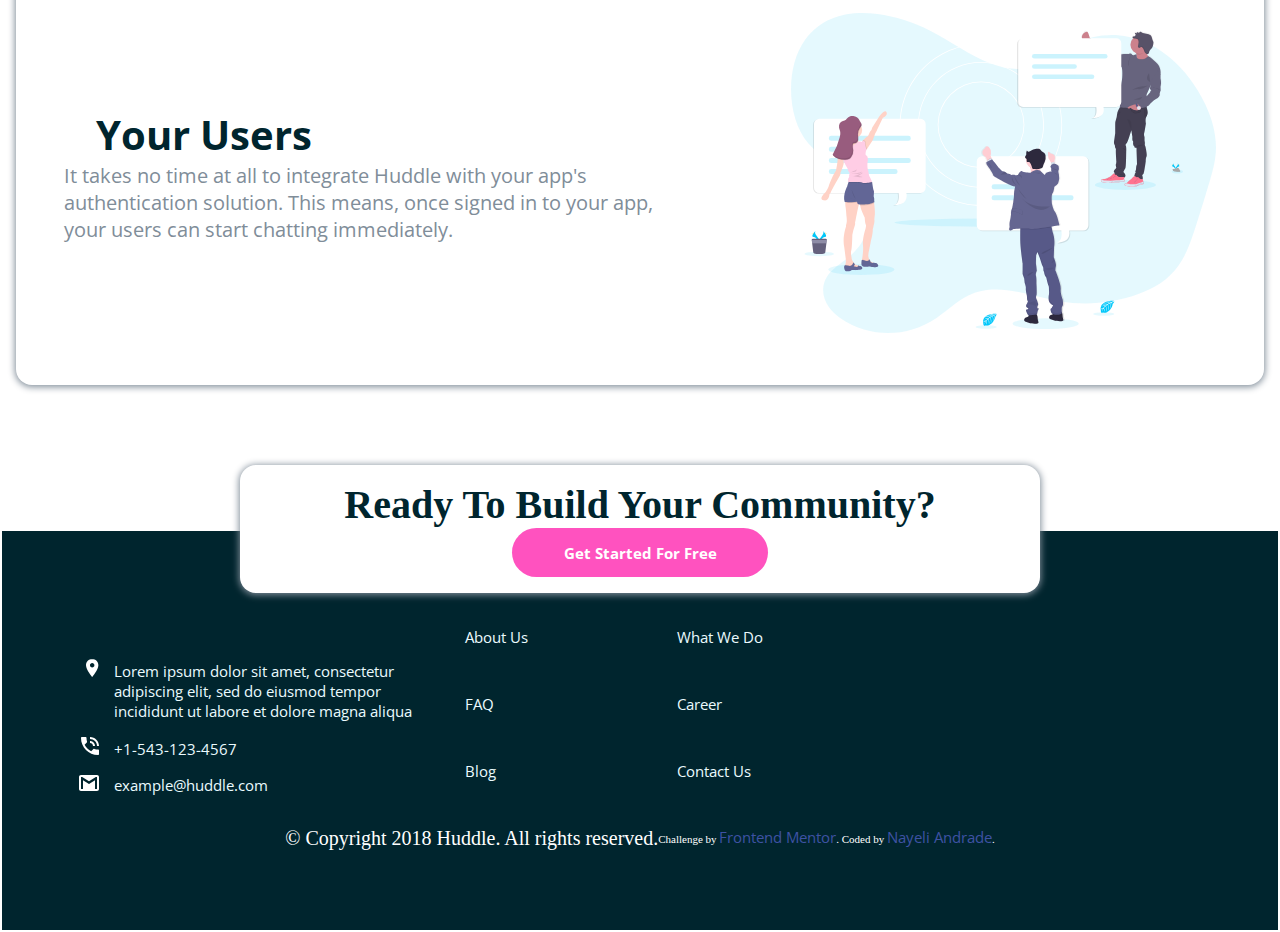
<file: huddle-landing-page-with-alternating-feature-blocks-master/index.html>
<!DOCTYPE html>
<html lang="en">

<head>
  <meta charset="UTF-8">
  <meta name="viewport" content="width=device-width, initial-scale=1.0">
  <!-- displays site properly based on user's device -->

  <link rel="icon" type="image/png" sizes="32x32" href="img/favicon-32x32.png">
  <link rel="stylesheet" href="css/style.css">
  <title>Frontend Mentor | Huddle landing page with alternating feature blocks</title>
  
  <!-- Feel free to remove these styles or customise in your own stylesheet 👍 -->
</head>
<body>
  <header class="margin-auto">
    <nav>
      <div>
        <img class="logo" src="img/logo.svg" alt="">
      </div>
      <div>
        <a class="btn1" href="#">Try It Free</a>
      </div>
    </nav>
    <section class="margin-auto">
      <div>
        <h1>Build The Community Your Fans Will Love</h1>
        <p>Huddle re-imagines the way we build communities. You have a voice, but so does your audience.
          Create connections with your users as you engage in genuine discussion.</p>
        <a class="btn2" href="#">Get Started For Free</a>
      </div>
      <div>
        <img class="ilustration" src="img/illustration-mockups.svg" alt="">
      </div>
    </section>
  </header>
  <main>
    <section class="cards">
      <section class="card">
        <div class="img">
          <img class="image" src="img/illustration-grow-together.svg" alt="">
        </div>
        <div class="text">
          <h2>Grow Together</h2>
          <p>Generate meaningful discussions with your audience and build a strong, loyal community.
            Think of the insightful conversations you miss out on with a feedback form. </p>
        </div>
      </section>
      <section class="card">
        <div>
          <img class="image" src="img/illustration-flowing-conversation.svg" alt="">
        </div>
        <div class="text">
          <h2>Flowing Conversations</h2>
          <p>You wouldn't paginate a conversation in real life, so why do it online? Our threads
            have just-in-time loading for a more natural flow.</p>
        </div>
      </section>
      <section class="card">
        <div class="img">
          <img class="image" src="img/illustration-your-users.svg" alt="">
        </div>
        <div class="text">
          <h2>Your Users</h2>
          <p>It takes no time at all to integrate Huddle with your app's authentication solution.
            This means, once signed in to your app, your users can start chatting immediately.</p>
        </div>
      </section>
    </section>
    <section class="ready">
      <div>
        <h2>Ready To Build Your Community?</h2>
        <a class="btn2 center" href="#">Get Started For Free</a>
      </div>
    </section>  
  </main>
  <footer>
      <div class="margin-auto">
        <ul class="icon">
          <li><a href="#">Lorem ipsum dolor sit amet, consectetur adipiscing elit, sed do eiusmod tempor
            incididunt ut labore et dolore magna aliqua</a></li>
          <li><a href="#">+1-543-123-4567</a></li>
          <li><a href="#">example@huddle.com</a></li>
        </ul>
    
        <ul class="links">
          <li><a href="#">About Us</a></li>
          <li><a href="#">What We Do</a></li>
          <li><a href="#">FAQ</a></li>
          <li><a href="#">Career</a></li>
          <li><a href="#">Blog</a></li>
          <li><a href="#">Contact Us</a></li>
        </ul>
      </div>
      <div class="copyright margin-auto">
        <p>&copy; Copyright 2018 Huddle. All rights reserved.</p>
      <p class="attribution">
      Challenge by <a href="https://www.frontendmentor.io?ref=challenge" target="_blank">Frontend Mentor</a>.
      Coded by <a href="#">Nayeli Andrade</a>.
    </p>
    </div>
  </footer>
</body>
</html>
</file>
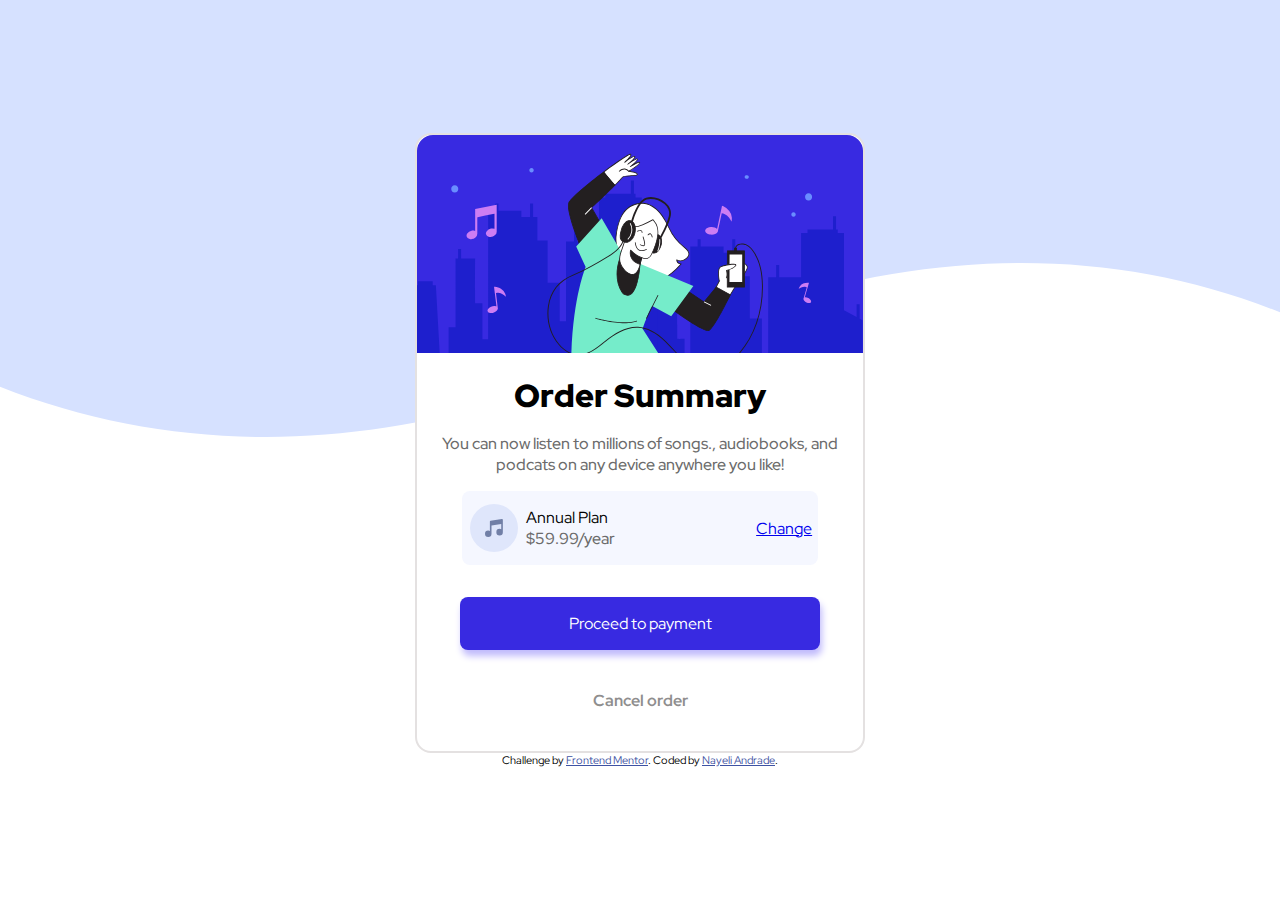
<file: order-summary-component-main/index.html>
<!DOCTYPE html>
<html lang="en">

<head>
  <meta charset="UTF-8">
  <meta name="viewport" content="width=device-width, initial-scale=1.0">
  <!-- displays site properly based on user's device -->

  <link rel="icon" type="image/png" sizes="32x32" href="./img/favicon-32x32.png">
  <link rel="stylesheet" href="css/style.css">
  <title>Frontend Mentor | Order summary card</title>

  <!-- Feel free to remove these styles or customise in your own stylesheet 👍 -->
</head>
<body>
  <main>
    <div>
      <img class="img1" src="img/illustration-hero.svg" alt="">
    </div>
    <div>
      <div class="text">
        <h1>Order Summary</h1>
        <p>You can now listen to millions of songs., audiobooks, and podcats on any device anywhere you like!</p>
      </div>
      <div class="plan">
        <img src="img/icon-music.svg" alt="">
        <div class="price">
          <span>Annual Plan</span>
          <p>$59.99/year</p>
        </div>
        <div> 
          <a href="#">Change</a>
        </div>
      </div>
      <div class="btns">
        <a class="btn-blue" href="#">Proceed to payment</a>
        <a class="btn-white" href="#">Cancel order</a>
      </div>
    </div>
  </main>
  <div class="attribution">
    Challenge by <a href="https://www.frontendmentor.io?ref=challenge" target="_blank">Frontend Mentor</a>.
    Coded by <a href="#">Nayeli Andrade</a>.
  </div>
</body>
</html>
</file>
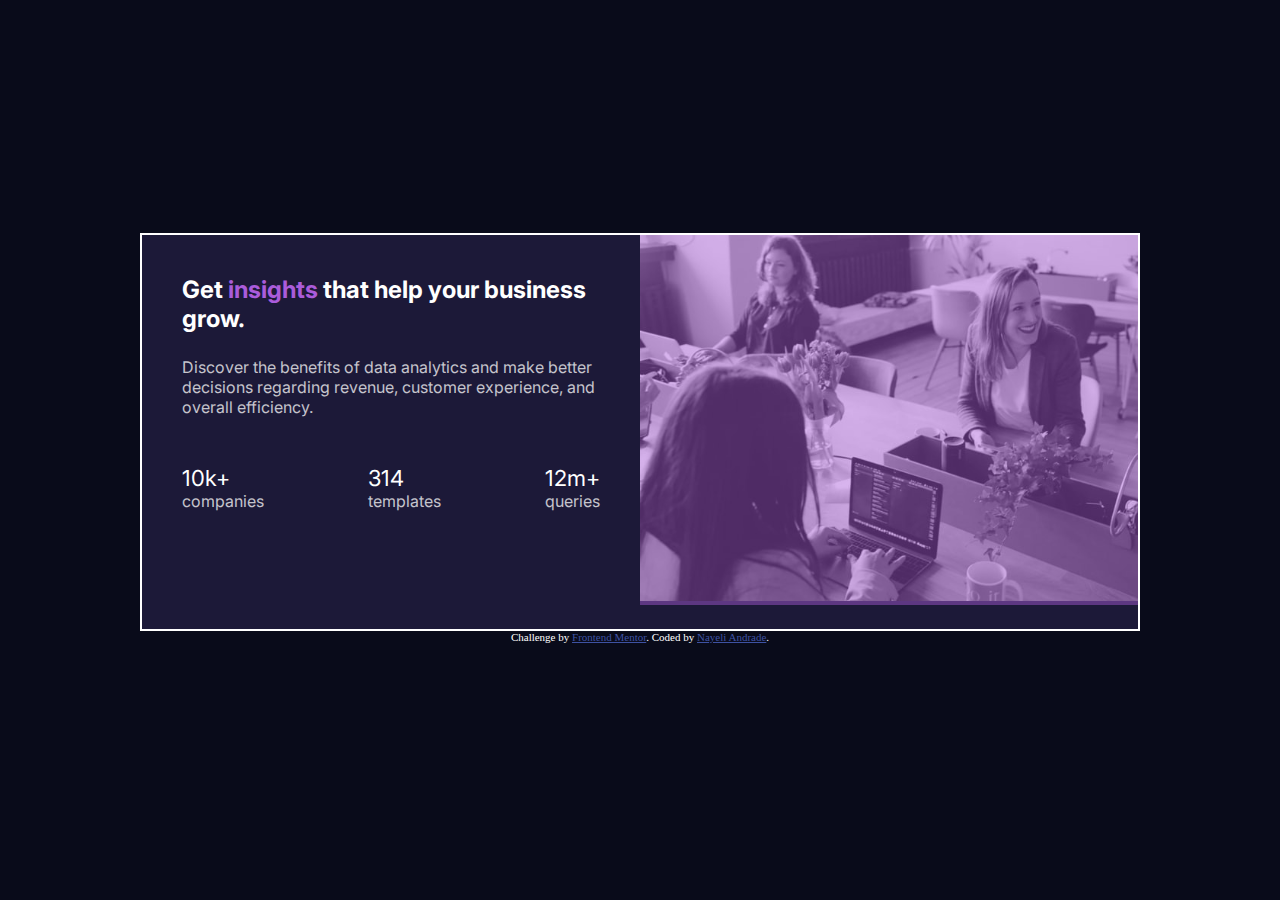
<file: stats-preview-card-component-main/index.html>
<!DOCTYPE html>
<html lang="en">
<head>
  <meta charset="UTF-8">
  <meta name="viewport" content="width=device-width, initial-scale=1.0"> <!-- displays site properly based on user's device -->

  <link rel="icon" type="image/png" sizes="32x32" href="./images/favicon-32x32.png">
  <link rel="stylesheet" href="css/style.css">
  <title>Frontend Mentor | Stats preview card component</title>

  <!-- Feel free to remove these styles or customise in your own stylesheet 👍 -->
  <style>
    .attribution { font-size: 11px; text-align: center; }
    .attribution a { color: hsl(228, 45%, 44%); }
  </style>
</head>
<body>
<main>
  <section class="img">
    <div class="img-container">
      <img src="img/image-header-mobile.jpg" alt="">
      <div class="color"></div>
    </div>
  </section>
  <section>
    <h1>Get <span>insights</span> that help your business grow.</h1>
    <p class="p1">Discover the benefits of data analytics and make better decisions regarding revenue, customer 
      experience, and overall efficiency.</p>
    <div class="num">
      <div>
        <p>10k+</p>
        <p>companies</p>
      </div>
      <div>
        <p>314</p> 
        <p>templates</p>
      </div>
      <div>
        <p>12m+</p> 
        <p>queries</p>
      </div>
    </div>
  </section>
</main>
  <div class="attribution">
    Challenge by <a href="https://www.frontendmentor.io?ref=challenge" target="_blank">Frontend Mentor</a>. 
    Coded by <a href="#">Nayeli Andrade</a>.
  </div>
</body>
</html>
</file>
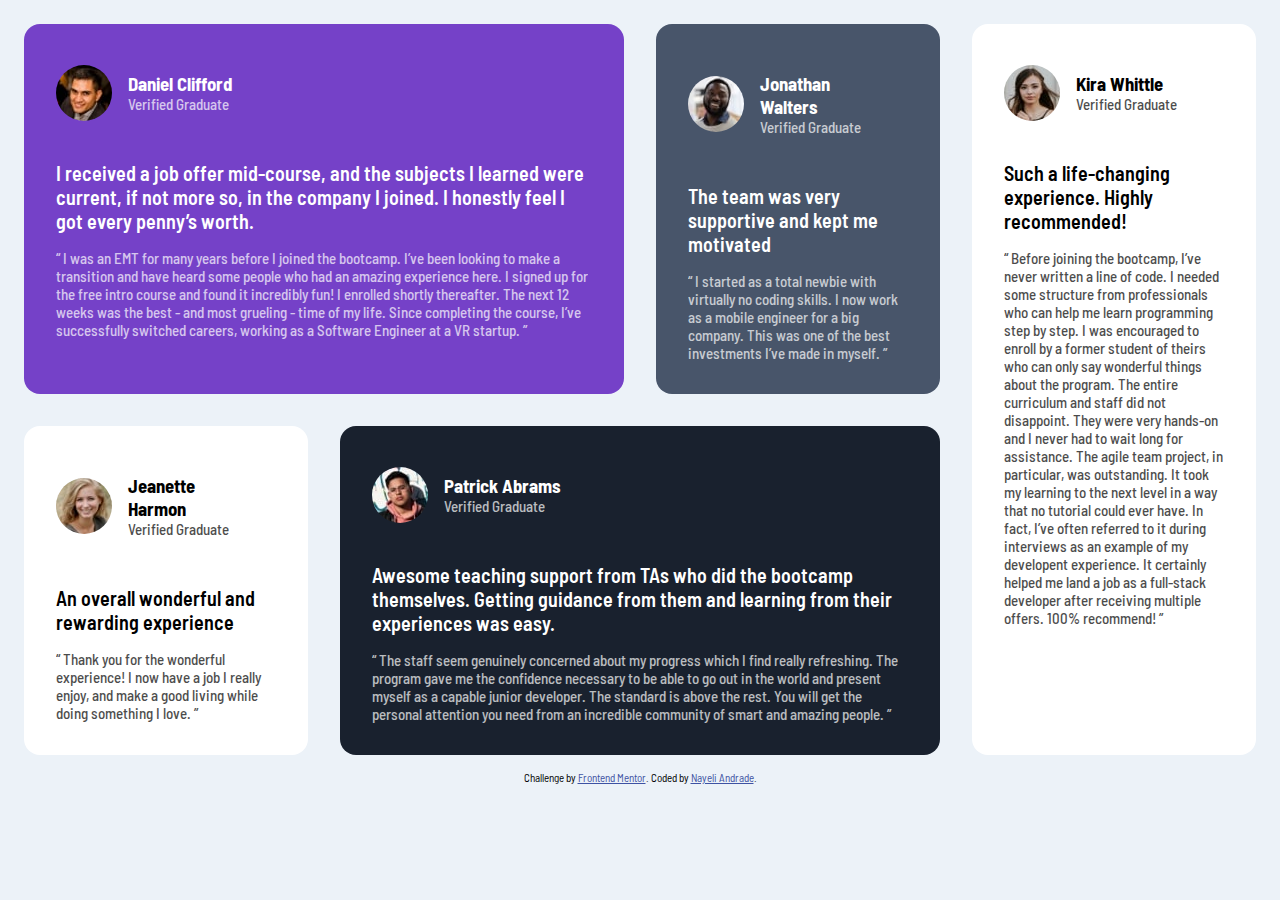
<file: testimonials-grid-section-main/index.html>
<!DOCTYPE html>
<html lang="en">

<head>
  <meta charset="UTF-8">
  <meta name="viewport" content="width=device-width, initial-scale=1.0">
  <!-- displays site properly based on user's device -->
  <link rel="stylesheet" href="css/style.css">
  <link rel="icon" type="image/png" sizes="32x32" href="./img/favicon-32x32.png">

  <title>Frontend Mentor | [Challenge Name Here]</title>

  <!-- Feel free to remove these styles or customise in your own stylesheet 👍 -->

</head>

<body>
  <main>
    <div class="card1">
      <div>
        <img src="img/image-daniel.jpg" alt="">
        <div>
          <h3>Daniel Clifford</h3>
          <p>Verified Graduate</p>
        </div>
      </div>
      <div>
        <p>I received a job offer mid-course, and the subjects I learned were current, if not more so,
          in the company I joined. I honestly feel I got every penny’s worth.</p>
        <p>“ I was an EMT for many years before I joined the bootcamp. I’ve been looking to make a
          transition and have heard some people who had an amazing experience here. I signed up
          for the free intro course and found it incredibly fun! I enrolled shortly thereafter.
          The next 12 weeks was the best - and most grueling - time of my life. Since completing
          the course, I’ve successfully switched careers, working as a Software Engineer at a VR startup. ”</p>
      </div>
    </div>

    <div class="card2">
      <div>
        <img src="img/image-jonathan.jpg" alt="">
        <div>
          <h3>Jonathan Walters</h3>
          <p>Verified Graduate</p>
        </div>
      </div>

      <div>
        <p>The team was very supportive and kept me motivated</p>
        <p>“ I started as a total newbie with virtually no coding skills. I now work as a mobile engineer
          for a big company. This was one of the best investments I’ve made in myself. ”</p>
      </div>
    </div>

    <div class="card3">
      <div>
        <img src="img/image-jeanette.jpg" alt="">
        <div>
          <h3>Jeanette Harmon</h3>
          <p>Verified Graduate</p>
        </div>
      </div>

      <div>
        <p>An overall wonderful and rewarding experience</p>
        <p>“ Thank you for the wonderful experience! I now have a job I really enjoy, and make a good living
          while doing something I love. ”</p>
      </div>
    </div>

    <div class="card4">
      <div>
        <img src="img/image-patrick.jpg" alt="">
        <div>
          <h3>Patrick Abrams</h3>
          <p>Verified Graduate</p>
        </div>
      </div>

      <div>
        <p>Awesome teaching support from TAs who did the bootcamp themselves. Getting guidance from them and
          learning from their experiences was easy.</p>
        <p>“ The staff seem genuinely concerned about my progress which I find really refreshing. The program
          gave me the confidence necessary to be able to go out in the world and present myself as a capable
          junior developer. The standard is above the rest. You will get the personal attention you need from
          an incredible community of smart and amazing people. ”</p>
      </div>
    </div>

    <div class="card5">
      <div>
      <img src="img/image-kira.jpg" alt="">
      <div>
        <h3>Kira Whittle</h3>
        <p>Verified Graduate</p>
      </div>
      </div>

      <div>
      <p>Such a life-changing experience. Highly recommended!</p>
      <p>“ Before joining the bootcamp, I’ve never written a line of code. I needed some structure from
        professionals who can help me learn programming step by step. I was encouraged to enroll by a former
        student of theirs who can only say wonderful things about the program. The entire curriculum and staff
        did not disappoint. They were very hands-on and I never had to wait long for assistance. The agile team
        project, in particular, was outstanding. It took my learning to the next level in a way that no tutorial
        could ever have. In fact, I’ve often referred to it during interviews as an example of my developent
        experience. It certainly helped me land a job as a full-stack developer after receiving multiple offers.
        100% recommend! ”</p>
      </div>
    </div>
  </main>

  <div class="attribution">
    Challenge by <a href="https://www.frontendmentor.io?ref=challenge" target="_blank">Frontend Mentor</a>.
    Coded by <a href="#">Nayeli Andrade</a>.
  </div>
</body>

</html>
</file>
<file: 2sunnyside-agency-landing-page-main/css/style.css>
@import url("https://fonts.googleapis.com/css2?family=Barlow:wght@600&display=swap");
@import url("https://fonts.googleapis.com/css2?family=Fraunces:wght@700;900&display=swap");
* {
  padding: 0;
  margin: 0;
  box-sizing: border-box;
}

footer,
main {
  max-width: 1400px;
  margin: 0 auto;
}

.first-section nav {
  background-color: #3ebfff;
  padding: 1rem;
  color: white;
  font-family: "Barlow", sans-serif;
  font-weight: 600;
  font-size: 22px;
}
.first-section nav ul {
  display: flex;
  padding: 0.5rem;
  gap: 0.5rem;
}
.first-section nav ul li {
  list-style: none;
}
.first-section nav ul li a {
  color: white;
  text-decoration: none;
}
.first-section h1 {
  color: white;
  background-color: #3ebfff;
  font-family: "Fraunces", serif;
  font-weight: 900;
  text-transform: uppercase;
  font-size: 30px;
}

.second-section h2 {
  font-family: "Fraunces", serif;
  font-weight: 900;
  margin: 3rem 1.5rem 1rem 1.5rem;
  font-size: 28px;
}
.second-section p {
  font-family: "Barlow", sans-serif;
  color: #5a636c;
  padding: 0.5rem;
}
.second-section a {
  color: black;
  text-decoration: none;
  padding: 1rem;
}

.third-section .orange, .third-section .cherry {
  padding-bottom: 1rem;
}
.third-section .orange h2, .third-section .cherry h2 {
  font-family: "Fraunces", serif;
  font-weight: 900;
  color: #19536b;
  padding: 0.5rem;
}
.third-section .orange p, .third-section .cherry p {
  font-family: "Barlow", sans-serif;
  font-weight: 600;
  color: #19536b;
  padding: 1rem;
}
.third-section .orange {
  background-color: #62ccfe;
}
.third-section .cherry {
  background-color: #9adacc;
}

.testimonial h2 {
  color: #a7abae;
  font-family: "Fraunces", serif;
  font-weight: 700;
  text-transform: uppercase;
  padding: 3rem 0 0;
}
.testimonial .img-testimonial {
  width: 90px;
  border-radius: 50%;
  -webkit-border-radius: 50%;
  -moz-border-radius: 50%;
  -ms-border-radius: 50%;
  -o-border-radius: 50%;
  padding: 1rem;
}
.testimonial .card {
  display: flex;
  align-items: center;
  flex-direction: column;
  padding: 2rem;
}
.testimonial .card .name {
  color: black;
  font-family: "Fraunces", serif;
  font-weight: 700;
  padding: 0.5rem;
}
.testimonial .card .director {
  color: #5a636c;
}

.section-imgs div {
  display: flex;
  flex-wrap: wrap;
}
.section-imgs div img {
  width: 50%;
}

footer {
  background-color: #458c7e;
}
footer p {
  color: #19536b;
  text-align: center;
  padding: 2rem;
  font-size: 30px;
  font-family: "Fraunces", serif;
  font-weight: 900;
}
footer .iconos {
  display: flex;
  justify-content: space-evenly;
}
footer .iconos img {
  padding: 0.1rem;
  width: 25px;
  margin-bottom: 2rem;
}
footer ul {
  display: flex;
  justify-content: space-between;
  padding: 1rem;
}
footer ul li {
  padding: 1rem;
  list-style: none;
}
footer ul li a {
  text-decoration: none;
  color: #19536b;
  font-size: 18px;
}

img {
  width: 100%;
}

.text-align-center {
  text-align: center;
}

@media screen and (min-width: 600px) {
  .second-section {
    display: grid;
    grid-template-columns: repeat(2, 1fr);
  }
  .second-section h2 {
    font-size: 55px;
    margin: 0;
  }
  .second-section p {
    font-size: 26px;
  }
  .second-section h2, .second-section p {
    text-align: left;
  }
  .second-section div:nth-child(4),
.second-section div:nth-child(2) {
    padding: 3.5rem;
  }
  .second-section div:nth-child(1) {
    order: 2;
  }
  .second-section div:nth-child(2) {
    order: 1;
  }
  .second-section div:nth-child(3) {
    order: 3;
  }
  .second-section div:nth-child(4) {
    order: 4;
  }

  .third-section {
    display: flex;
  }

  .testimonial div:nth-child(2) {
    display: flex;
  }

  .section-imgs div {
    display: flex;
    flex-direction: row;
  }
  .section-imgs div img {
    width: 25%;
  }

  footer {
    display: flex;
    align-items: center;
    flex-direction: column;
    padding-bottom: 2rem;
  }
  footer .iconos img {
    padding: 1rem;
    width: auto;
  }
}

/*# sourceMappingURL=style.css.map */
</file>
<file: 3-column-preview-card-component-main/css/style.css>
@import url("https://fonts.googleapis.com/css2?family=Lexend+Deca&display=swap");
@import url("https://fonts.googleapis.com/css2?family=Big+Shoulders+Display:wght@700&display=swap");
.attribution {
  font-size: 11px;
  text-align: center;
}

.attribution a {
  color: #3e52a3;
}

* {
  padding: 0;
  margin: 0;
  box-sizing: border-box;
}

section {
  margin: 1rem;
  max-width: 370px;
  margin: 0 auto;
}

div {
  padding: 2rem;
}

div:first-child {
  background-color: #e38826;
}

div:nth-child(2) {
  background-color: #006970;
}

div:nth-child(3) {
  background-color: #004241;
}

span {
  padding: 1rem 0;
  display: block;
  color: #f2f2f2;
  font-family: "Big Shoulders Display", cursive;
  font-weight: 700;
  font-size: 22px;
  text-transform: uppercase;
}

p {
  color: rgba(255, 255, 255, 0.75);
  font-family: "Lexend Deca", sans-serif;
  font-weight: 400;
  font-size: 15px;
}

button {
  background-color: #f2f2f2;
  margin-top: 1rem;
  border: none;
  padding: 1rem;
  border-radius: 22px;
  -webkit-border-radius: 22px;
  -moz-border-radius: 22px;
  -ms-border-radius: 22px;
  -o-border-radius: 22px;
}

.btn1 {
  color: #e38826;
}

.btn2 {
  color: #006970;
}

.btn3 {
  color: #004241;
}

@media screen and (min-width: 768px) {
  section {
    height: 100vh;
    place-content: center;
    margin: auto;
    display: grid;
    grid-template-columns: repeat(5, 1fr);
  }

  div {
    width: 200px;
  }

  div:first-child {
    grid-column: 2/3;
  }

  div:nth-child(2) {
    grid-column: 3/4;
  }

  div:nth-child(3) {
    grid-column: 4/5;
  }

  div:nth-child(4) {
    grid-column: 3/4;
    grid-row: 2/3;
    width: auto;
    height: 5rem;
  }
}

/*# sourceMappingURL=style.css.map */
</file>
<file: base-apparel-coming-soon-master/css/style.css>
@import url('https://fonts.googleapis.com/css2?family=Josefin+Sans:wght@300;400;600&display=swap');
.attribution { 
    font-size: 11px; 
    padding: 2rem;
    text-align: center;
}
.attribution a { 
    color: hsl(228, 45%, 44%); 
}
body{
    margin: 0 auto;
    max-width: 966px;
}
*{
    box-sizing: border-box;
    margin: 0;
    padding: 0;
}
:root{
    --color-p: hsl(0, 36%, 70%);
    --color-tittle: hsl(0, 6%, 24%); /*crea variables*/
    --ffamily: 'Josefin Sans', sans-serif;
    --fsize:40px;
    --fweight-btn:300;
    --fweight-tittle:600;
    --margin-header:2rem;
    --padding-h1:2rem;
    --weight-p:400;
}
header{
    margin: var(--margin-header);
}
.image{
    background-image: url(../img/hero-mobile.jpg);
    background-repeat: no-repeat;
    background-size: contain;
    height: 250px;
}

h1:hover{
    transform: scale(1.5);
}
.text h1:first-of-type{
    font-family: var(--ffamily);
    font-size: var(--fsize);
    font-weight: var(--fweight-tittle);
    padding: var(--padding-h1);
    text-align: center;
    text-transform: uppercase;
}
.text span:first-of-type{
    color: var(--color-p);
}
.text p:first-of-type{
    color: var(--color-p);
    font-family: var(--ffamily);
    font-weight: var(--fweight-p);
    padding: 0 1.5rem 1.5rem 1.5rem;
    text-align: center;
}
.text div{
    align-items: center;
    display: flex;
    flex-direction: column;
    width: 23rem;
}
input{
    border-radius: 10rem;
    border: 2px solid var(--color-p);
    color: var(--color-p);
    padding: .5rem 1rem;
    text-decoration: none;
    width: 20rem;

}
::placeholder{
    color: var(--color-p);
}

p:hover{
    -moz-transform: skew(6deg);
    -ms-transform: skew(6deg);
    -o-transform: skew(6deg);
    -webkit-transform: skew(6deg);
    transform: skew(6deg);
}
@media screen and (min-width:370px) {
    body{
        display: grid;
        place-content: center;
    }
    h1{
        width: 65%;
    }
}
@media screen and (min-width:600px) {
    body{
        display: grid;
        height: 100vh;
        place-content: center;
    }
    main{
        display: grid;
        grid-template-columns: repeat(2, 1fr);
    }
    .text h1:first-of-type{
        text-align: left;
    }
    .image{
        background-image: url(../img/hero-desktop.jpg);
        background-repeat: no-repeat;
        background-size: contain;
        grid-column: 2/-1;
        grid-row: 1/3;
        height: 100%;
        
    }
    .text{
        display: flex;
        flex-direction: column;
    }
}
</file>
<file: chat-app-css-illustration-master/css/style.css>
.attribution { font-size: 11px; text-align: center; }
.attribution a { color: hsl(228, 45%, 44%); }
@import url('https://fonts.googleapis.com/css2?family=Rubik:wght@400;500;700&display=swap');

*{
    padding: 0;
    margin: 0;
    box-sizing: border-box;
    font-family: 'Rubik', sans-serif;
}
.cel{
    border: 4px solid black;
    max-width: 500px;
    margin: 0 auto;
}
.profileImg{
    width: 40px;
    border: 2px solid #fff;
    border-radius: 50%;
    -webkit-border-radius: 50%;
    -moz-border-radius: 50%;
    -ms-border-radius: 50%;
    -o-border-radius: 50%;
}
.heading{
    display: flex;
}
.p{
    padding: .5rem;
    width: 70%;
    margin: .5rem;
    border-radius: 1rem 1rem 1rem .3rem;
    -webkit-border-radius: 1rem 1rem 1rem .3rem;
    -moz-border-radius: 1rem 1rem 1rem .3rem;
    -ms-border-radius: 1rem 1rem 1rem .3rem;
    -o-border-radius: 1rem 1rem 1rem .3rem;
}
.p1{
    background-color: bisque;
}
.p2{
    background-color: rgb(202, 124, 28);

}
.imgDog{
    width: 50px;
    border-radius: 7px;
    -webkit-border-radius: 7px;
    -moz-border-radius: 7px;
    -ms-border-radius: 7px;
    -o-border-radius: 7px;
}
h6{
    font-weight: 400;
    font-weight: 500;
    font-weight: 700;
}

/*  Pale Violet (sub-heading at the top of the app UI): hsl(276, 100%, 81%)
- Moderate Violet (chat on the left): hsl(276, 55%, 52%)
- Desaturated Dark Violet (chat on the right): hsl(271, 15%, 43%)
- Grayish Blue (placeholder text): hsl(206, 6%, 79%)
- Very Dark Desaturated Violet (main heading): hsl(271, 36%, 24%)
- Dark Grayish Violet (paragraph): hsl(270, 7%, 64%)

#### Gradients

These two colors are the vibrant background colors you see throughout the design and are applied as a linear gradient:

- Light Magenta: hsl(293, 100%, 63%)
- Light Violet: hsl(264, 100%, 61%)

### Secondary

- White: hsl(0, 0%, 100%)
- Light Grayish Violet (app background): hsl(270, 20%, 96%)
- Very Dark Desaturated Violet (submit button background): hsl(271, 36%, 24%)
- Very Light Magenta (radio button outline): hsl(289, 100%, 72%) */
</file>
<file: clipboard-landing-page-master/css/style.css>
@import url("https://fonts.googleapis.com/css2?family=Bai+Jamjuree:wght@400;600&display=swap");
.attribution {
  font-size: 11px;
  text-align: center;
  padding-bottom: 1rem;
}

.attribution a {
  color: #3e52a3;
}

* {
  box-sizing: border-box;
  font-family: "Bai Jamjuree", sans-serif;
  margin: 0;
  padding: 0;
  text-align: center;
}

header {
  background-image: url(../img/bg-header-desktop.png);
  background-position: top center;
  background-repeat: no-repeat;
  background-size: cover;
  padding: 0 1rem 4rem 1rem;
}
header img {
  padding: 4.5rem 0 2rem 0;
}
header div:nth-child(2) {
  display: flex;
  flex-direction: column;
}

.cont,
main {
  margin: 0 auto;
  max-width: 1400px;
  padding: 0 1rem;
}

h1,
h2,
h3 {
  color: #4c545d;
  font-weight: 600;
  padding: 1rem 0;
}

p {
  color: #9fabb2;
  font-weight: 400;
  line-height: 1.5;
}

.img {
  margin: 2rem 0;
  padding: 1rem;
  width: 100%;
}

button {
  -moz-border-radius: 1rem;
  -ms-border-radius: 1rem;
  -o-border-radius: 1rem;
  -webkit-border-radius: 1rem;
  border-radius: 1rem;
  border: none;
  color: white;
  margin: 0.6rem;
  padding: 0.8rem 2rem;
}

.btn1 {
  background-color: #26baa4;
}

.btn2 {
  background-color: #6173ff;
}

section:nth-child(2) {
  margin-bottom: 3rem;
}

section:nth-child(6) div {
  padding: 1rem 0;
}
section:nth-child(6) .logos {
  align-items: center;
  display: flex;
  flex-direction: column;
  gap: 3rem;
  margin: 5rem;
}
section:nth-child(6) .logos img {
  max-width: 185px;
}

footer {
  background-color: whitesmoke;
  margin-top: 3rem;
  padding: 0;
}
footer .logo {
  margin: 1rem;
  width: 50px;
}
footer ul li {
  list-style: none;
  padding: 0.5rem;
}
footer div:nth-child(3) img {
  padding: 1rem;
}

@media screen and (min-width: 1000px) {
  .width-def {
    margin: 0 auto;
    max-width: 750px;
    padding: 2rem;
  }

  header div:nth-child(2) {
    flex-direction: row;
    justify-content: center;
  }

  section:nth-child(2) {
    display: grid;
    grid-template-columns: repeat(2, 1fr);
  }
  section:nth-child(2) div:nth-child(2) {
    display: flex;
    flex-direction: column;
    padding-left: 3rem;
    place-content: center;
  }
  section:nth-child(2) div:nth-child(2) h3, section:nth-child(2) div:nth-child(2) p {
    text-align: left;
  }

  section:nth-child(5) {
    display: flex;
    padding: 1.5rem 0 5rem 0;
  }
  section:nth-child(5) div {
    margin: 0 auto;
    max-width: 30%;
  }

  section:nth-child(6) .logos {
    flex-direction: row;
    justify-content: space-between;
    margin: 3rem;
  }

  footer .cont {
    align-items: center;
    display: flex;
    flex-direction: row;
    justify-content: space-around;
  }
  footer div:nth-child(2) ul {
    display: grid;
    grid-template-columns: repeat(3, 1fr);
  }
  footer div:nth-child(2) ul li {
    text-align: left;
  }
}

/*# sourceMappingURL=style.css.map */
</file>
<file: four-card-feature-section-master/css/style.css>
.attribution { font-size: 11px; text-align: center; padding-bottom: 1rem;}
.attribution a { color: hsl(228, 45%, 44%); }
@import url('https://fonts.googleapis.com/css2?family=Poppins:wght@200;400;600&display=swap');

*{
    box-sizing: border-box;
    font-family: 'Poppins', sans-serif;
    margin: 0;
    padding: 0;
}

:root{
    --h2:hsl(234, 12%, 34%);
    --line-card1:hsl(180, 62%, 55%);
    --line-card2:hsl(0, 78%, 62%);
    --line-card3:hsl(34, 97%, 64%);
    --line-card4:hsl(212, 86%, 64%);
    --p:hsl(229, 6%, 66%);
    --white:hsl(0, 0%, 98%);
}
h1,p{
    color: var(--p);
    font-weight: 200; 
    line-height: 1.5;
}
h1{
    font-size: 26px;
}
header:first-child{
    padding-bottom: 2rem;
    text-align: center;
}
span,h2{
    color: var(--h2);
    font-weight: 600;
}
main{
    margin: 0 auto;
    max-width: 1400px;
    padding: 1rem;
}

.card{
    -moz-border-radius: .5rem;
    -ms-border-radius: .5rem;
    -o-border-radius: .5rem;
    -webkit-border-radius: .5rem;
    border-radius: .5rem;
    box-shadow: -1px 5px 9px 0px hsl(234, 12%, 34%);
    margin: 1rem;
    max-width: 350px;
    max-width: 375px;
    padding: 1.5rem;
}
.card div{
    display: flex;
    flex-direction: row-reverse;
    padding-top: 1rem;
}
section > div:nth-child(1){
    border-top: 4px solid var(--line-card1);
}
div > div:nth-child(1){
    border-top: 4px solid var(--line-card2);
}
div > div:nth-child(2){
    border-top: 4px solid var(--line-card3);
}
section > div:nth-child(3){
    border-top: 4px solid var(--line-card4);
}
@media screen and (min-width:400px) {
    .card{
        margin: 0 auto;
        margin-bottom: 2rem;
        max-width: 370px;
    }
}
@media screen and (min-width:1200px){
   section{
    align-items: center;
    display: flex;
    flex-direction: row;
    justify-content: space-around;
   }
}
</file>
<file: fylo-dark-theme-landing-page-master/css/style.css>
@import url("https://fonts.googleapis.com/css2?family=Raleway:wght@400;700&display=swap");
@import url("https://fonts.googleapis.com/css2?family=Open+Sans:wght@400;700&display=swap");
* {
  padding: 0;
  margin: 0;
  box-sizing: border-box;
}

.ilustration {
  width: 100%;
}

main {
  background-color: #181f2a;
  padding: 1rem;
}

footer {
  background-color: #0b1523;
  padding: 1rem;
}

h1, h2, h3, p, a, li {
  color: white;
}

nav {
  font-family: "Raleway", sans-serif;
  font-weight: 400;
  max-width: 1400px;
  margin: 0 auto;
}

h1, h3 {
  font-family: "Open Sans", sans-serif;
  font-weight: 700;
  padding: 1rem;
}

h2 {
  padding: 1rem 0;
  font-size: 21px;
}

p, li {
  font-family: "Open Sans", sans-serif;
  font-weight: 400;
}

.fst, .snd, .call-to-action {
  text-align: center;
}

nav {
  display: flex;
  justify-content: space-between;
  padding: 1rem;
}
nav img {
  width: 80px;
}
nav ul {
  display: flex;
}
nav ul li {
  padding: 0.5rem;
  list-style-type: none;
}

button {
  border-radius: 1.5rem;
  font-weight: bold;
  border: none;
  color: white;
  background-color: #4cc1d3;
  padding: 1rem;
  margin: 1.5rem;
  width: 75%;
  -webkit-border-radius: 1.5rem;
  -moz-border-radius: 1.5rem;
  -ms-border-radius: 1.5rem;
  -o-border-radius: 1.5rem;
}

.snd div:nth-child(1) {
  padding: 6rem 0.5rem 4rem 0.5rem;
}
.snd div:nth-child(2), .snd div:nth-child(3), .snd div:nth-child(4) {
  padding: 0rem 0.5rem 4rem 0.5rem;
}

.a_th {
  color: #4cc1d3;
  text-decoration: none;
  border-bottom: 1px solid #4cc1d3;
  padding-bottom: 5px;
}

.fth {
  margin: 7rem 0;
}
.fth .card_bgc_testimonial {
  background-color: #202a3c;
  margin: 1.5rem;
  padding: 1.5rem;
}
.fth .card_bgc_testimonial div {
  display: flex;
  flex-direction: row;
  padding: 0.5rem;
  align-items: center;
}
.fth .card_bgc_testimonial div p {
  padding: 0.5rem;
}
.fth .card_bgc_testimonial div p span {
  font-weight: bold;
}
.fth .card_bgc_testimonial div img {
  width: 40px;
  height: 40px;
  border-radius: 50%;
  -webkit-border-radius: 50%;
  -moz-border-radius: 50%;
  -ms-border-radius: 50%;
  -o-border-radius: 50%;
}

.call-to-action {
  background-color: #202a3c;
  padding: 2rem;
  border-radius: 1rem;
  -webkit-border-radius: 1rem;
  -moz-border-radius: 1rem;
  -ms-border-radius: 1rem;
  -o-border-radius: 1rem;
  position: relative;
  top: 10rem;
}
.call-to-action div input {
  margin-top: 1rem;
  width: 75%;
  height: 3rem;
  border-radius: 3rem;
  padding: 1rem;
  -webkit-border-radius: 3rem;
  -moz-border-radius: 3rem;
  -ms-border-radius: 3rem;
  -o-border-radius: 3rem;
}

footer {
  padding-top: 12rem;
}
footer img {
  padding: 1rem;
}
footer .list1 {
  padding: 1rem 3rem;
}
footer .list1 li:first-child {
  list-style-image: url(../img/icon-location.svg);
}
footer .list1 li:nth-child(2) {
  list-style-image: url(../img/icon-phone.svg);
}
footer .list1 li:nth-child(3) {
  list-style-image: url(../img/icon-email.svg);
}
footer ul {
  padding: 1rem;
}
footer ul li {
  list-style-type: none;
  padding: 0.5rem;
}

@media screen and (min-width: 800px) {
  .fst {
    width: 60%;
    margin: 0 auto;
  }
  .fst button {
    width: 50%;
  }

  .snd {
    padding-top: 2rem;
    display: grid;
    grid-template-columns: repeat(2, 1fr);
    max-width: 80%;
    margin: 0 auto;
  }
  .snd div:nth-child(1) {
    padding-top: 1rem;
  }

  .th {
    display: flex;
    max-width: 80%;
    margin: 0 auto;
  }
  .th div {
    width: 50%;
  }

  .fth {
    display: flex;
    margin: 4rem 4rem 0 4rem;
  }

  .call-to-action {
    width: 70%;
    margin: 0 auto;
  }
  .call-to-action div:nth-child(2) {
    display: flex;
    align-items: baseline;
  }

  footer div:first-child {
    display: grid;
    grid-template-columns: repeat(4, 1fr);
    grid-template-rows: repeat(2, auto);
    margin: 0 auto;
    max-width: 1400px;
  }
  footer div:first-child div img {
    grid-column: 1/5;
  }
  footer div:first-child .list1 {
    grid-column: 1/2;
    grid-row: 2/2;
  }
  footer div:first-child .list1 li:first-child {
    border: 2px solid wi;
  }
  footer div:first-child .list2 {
    grid-column: 2/3;
    grid-row: 2/3;
  }
  footer div:first-child ul {
    grid-column: 3/4;
    grid-row: 2/4;
  }
}

/*# sourceMappingURL=style.css.map */
</file>
<file: fylo-landing-page-with-two-column-layout-master/css/style.css>
@import url('https://fonts.googleapis.com/css2?family=Raleway:wght@400;700&display=swap');
@import url('https://fonts.googleapis.com/css2?family=Open+Sans&display=swap');

.attribution{
     font-size: 11px; text-align: center; 
}
.attribution,
.attribution a{
     color: white;
     padding-bottom: .5rem;
}
*{
    box-sizing: border-box;
    font-family: hervetica;
    margin: 0;
    padding: 0;
}
footer,
main{
    padding-top: 1rem;
    margin: 0 auto;
    max-width: 1440px;
}
:root{
    --btn_color:hsl(224, 93%, 58%);
    --color_light:hsl(240, 75%, 98%);
    --color_p:hsl(0, 0%, 75%);
    --color-link:hsl(170, 45%, 43%);
    --footer_bgc:hsl(243, 87%, 12%);
    --up_footer_bgc:hsl(238, 22%, 44%);
}
.logo{
    width: 6rem;
}
nav{
    display: flex;
    justify-content: space-between;
    margin: 1rem;
}
footer li,
nav li{
    margin: .5rem;
}
nav ul{
    display: flex;
    flex-direction: row;
    list-style: none;
}
nav a{
    color: var(--footer_bgc);
    font-family: 'Open Sans', sans-serif;
    font-weight: 400;
    text-decoration: none;
}
.img{
    margin: 4rem 1rem 1rem 1rem;
    width: 90%;
}
.text{
    margin: 1rem;
    text-align: center;
}
.snd{
    background-image: url(../img/bg-curve-mobile.svg);
    background-position: top;
    background-repeat: no-repeat;
    background-size: cover;
}
.text h2,
.text h1{
    font-family: 'Raleway', sans-serif;
    font-weight: 700;
    padding-bottom: 1rem;
}
.text p{
    color: var(--color_p);
    font-family: 'Open Sans', sans-serif;
    font-size: 16px;
    font-weight: 400;
}
.text h2{
    font-size: 21px;
}
.p2{
    text-align: left;
    margin: .5rem;
}
input{
    -moz-border-radius: 5px;
    -ms-border-radius: 5px;
    -o-border-radius: 5px;
    -webkit-border-radius: 5px;
    border-radius: 5px;
    font-family: 'Raleway', sans-serif;
    font-weight: 400;
    height: 2.5rem;
    margin: 1rem;
    padding-left: 1rem;
    width: 90%;
}

.link a{
    border-bottom: 1px solid var(--color-link);
    color: var(--color-link);
    font-weight: bold;
    padding-bottom: .3rem;
    text-decoration: none;
}
.link a:hover{
    color: hsl(170, 56%, 72%);
}
.btns{
    display: flex;
    flex-direction: column;
}
.btn{
    -moz-border-radius: 5px;
    -ms-border-radius: 5px;
    -o-border-radius: 5px;
    -webkit-border-radius: 5px;
    background-color: var(--btn_color);
    border-radius: 5px;
    color: var(--color_light);
    margin: 0 1rem 1rem;
    padding: .5rem;
    text-align: center;
    text-decoration: none;
}
.btn:hover{
    background-color: hsl(224, 85%, 74%);
}
.card{
    box-shadow: -1px 1px 7px 0px var(--up_footer_bgc);
    display: flex;
    flex-direction: column;
    margin: 2rem;
    padding: 1rem;
}
.testimonial{
    display: flex;
    padding: 1rem 1rem 1rem 0;
}
.avatar{
    -moz-border-radius: 50%;
    -ms-border-radius: 50%;
    -o-border-radius: 50%;
    -webkit-border-radius: 50%;
    border-radius: 50%;
    margin-right: 1rem;
    width: 35px;
}
.th{
    background-color: var(--up_footer_bgc);
    padding: 2rem 0;
}
footer a,
.text2 h2,
.text2 p{
    color: white;
    padding: 1rem;
}
footer{
    background-color: var(--footer_bgc);
}
footer a{
    font-family: 'Raleway', sans-serif;
    font-weight: 400;
    text-decoration: none;
}
.f1 ul,
.f1{
    margin-left: 2rem;
    padding-top: 3rem;
}
.f1 li:first-child{
    list-style-image: url(../img/icon-phone.svg);
}
.f1 li:last-child{
    list-style-image: url(../img/icon-email.svg);
}
.f2 ul{
    font-size: 18px;
    list-style: none;
    margin: 2.5rem 1rem;
}
.f2 ul li a:hover{
    text-decoration: underline;
    color: hsl(243, 55%, 36%);
}
@media screen and (min-width:700px) {
    footer,
    .th,
    .snd,
    .frs{
        display: flex;
        justify-content: space-around;
        align-items: center;
    }
    .link{
        display: flex;
        margin-left: .5rem;
    }
    .order{
        order: 2;
    }
    h1{
        font-size: 50px;
    }
    .text h2{
        font-size: 40px;
    }
    p{
        font-size: 30px;
    }
    .card p{
        font-size: 20px;
    }
    .btns{
        display: flex;
        flex-direction: row;
        justify-content: space-around;
        align-items: baseline;
    }   
    input{
        width: 50%;
    }
    .card{
        width: 60%;
    }
    .text{
        display: flex;
        flex-direction: column;
        justify-content: center;
    }
    .f2{
        display: flex;
        margin: 6.5rem 6.5rem 0 6.5rem;
        padding-bottom:2rem;
    }
    .text2{
        text-align: left;
        width: 50%;
    }
}
</file>
<file: huddle-landing-page-with-alternating-feature-blocks-master/css/style.css>
@import url('https://fonts.googleapis.com/css2?family=Poppins:wght@600&display=swap');
@import url('https://fonts.googleapis.com/css2?family=Open+Sans:wght@400;700&display=swap');
*{
    box-sizing: border-box;
    margin: 0;
    padding: 0;
}
main{
    margin: 0 auto;
    max-width: 1400px;
}
nav{
    align-items: center;
    display: flex;
    justify-content: space-between;
    margin-bottom: 4rem;
    padding: 2rem 1rem;
}
.logo{
    width: 10rem;
}
.btn1{
    background-color: #fff;
    border-radius: 1rem;
    box-shadow: 2px 2px 2px 3px #dfe9ef5c;
    color: hsl(192, 100%, 9%);
    font-family: 'Poppins', sans-serif;
    font-weight: 600;
    padding: 0.2rem 1.5rem;
    text-decoration: none;
}
.btn1:hover{
    background-color: rgb(249, 252, 255);
}
h1{
    color: hsl(192, 100%, 9%);
    font-family: 'Open Sans', sans-serif;
    font-size: 30px;
    font-weight: 700;
    padding: 0 3rem;
}
header{
    background-image: url(../img/bg-hero-desktop.svg);
}
header section div:first-child{
    align-content: center;
    align-items: center;
    display: flex;
    flex-direction: column;
}

header section p{
    color: hsl(192, 100%, 9%);
    font-family: 'Open Sans', sans-serif;
    font-weight: 400;
    margin: 2rem;
    text-align: center;
}
.btn2{
    background-color: hsl(322, 100%, 66%);
    border-radius: 2rem;
    color: white;
    font-family: 'Open Sans', sans-serif;
    font-weight: 700;
    padding: .9rem 3rem;
    text-decoration: none;
    width: 16rem;
    display: block;
    margin: auto;
}
.btn2:hover{
    background-color: hsl(322, 68%, 75%);
}
.ilustration{
    padding: 2.5rem;
    width: 100%;
}
.ilustration:hover{
    transform: rotate(27deg);
}
/*transform: rotateX(45deg); rotacion x, y, z
    transform:translatex(10px); 100% -0 pop op
    overflow: hidden; se pone al contenedor 
    transform: scale(1.5);
    transform: skew(10deg); estirar
    transform: matrix(1,0,0,1,0,1); junta todos
    perspective: 100px;
    */

.cards{
    margin: 1rem;
}
.card{
    border-radius: 1rem;
    box-shadow: 0px 1px 7px 1px hsl(208deg 11% 55%);
    margin-top: 2.5rem;
}
.image:hover{
    transform: scale(1.5);
}
.image{
    padding: 3rem;
    width: 100%;
}
.text{
    color: hsl(208, 11%, 55%);
    font-family: 'Open Sans', sans-serif;
    font-weight: 400;
    padding: 2rem;
    text-align: center;
}

h2{
    color: hsl(192, 100%, 9%);
    padding-bottom: 2rem;
}
.ready{
    background-color: #fff;
    border-radius: 1rem;
    margin: 1rem;
    padding: 1rem;
    position: relative;
    text-align: center;
    top: 4rem;
    box-shadow: 0px 1px 7px 1px hsl(208deg 11% 55%);

    
}
footer{
    background-color: hsl(192, 100%, 9%);
    border: 2px solid white;
    display: flex;
    flex-direction: column;
    padding-top: 5.5rem;
    padding: 1rem;
   
}

.icon li:nth-child(1){
    list-style-image: url(../img/icon-location.svg);
    padding: .5rem;
    margin-top: 1rem;
}
.icon li:nth-child(2){
    list-style-image: url(../img/icon-phone.svg);
    padding: .5rem;
}
.icon li:nth-child(3){
    list-style-image: url(../img/icon-email.svg);
    padding: .5rem;
}
.icon{
    margin: 1rem;
}
ul{
    list-style: none;
    padding: .5rem;
}
a{
    color: hsl(193, 100%, 96%);
    font-family: 'Open Sans', sans-serif;
    font-size: 15px;
    font-weight: 400;
    text-decoration: none;
}
.links a:hover{
    border-bottom: 1px solid #fff;
}
.links li{
    padding: .5rem;
}
.copyright,
.attribution { 
    font-size: 11px;
    text-align: center; 
}
.attribution a { 
    color: hsl(228, 45%, 44%); 
}
.copyright{
    color: #fff;
}
.margin-auto{
    margin: 0 auto;
    max-width: 1400px;
}
@media screen and (min-width:800px) {
    h1,h2{
        font-size: 40px;
        padding: 0 2rem;
    }
    p{
        font-size: 20px;
    }
    header section{
        display: flex;  
    } 
    header section div:first-child{
        align-items: flex-start;
    }
    .btn2{
        margin: 0 2rem;
    } 
    .center{
        margin: auto;
    }
    header section p{
        text-align: left;
    } 
   .card{
    display: flex;
    flex-direction: row;
    width: 100%;
   }
   .img{
       order: 2;
       width: 100%;
   }  
   .text{
       align-self: center;
       order: 1;
       padding: 3rem;
       text-align: left;
   }
   .ready{
    display: flex;
    justify-content: space-around;
    width: 50rem;
    display: block;
    margin: auto;
   }  
   footer{
       padding: 5rem;
       
   }
   footer div{
    display: flex;
   }
   .icon:nth-child(1){
    width: 30%;
   }
   .links{
    display: flex;
    flex-wrap: wrap;
   }
   .links li{
       width: 50%;
   }
   .copyright{
     align-self: center;  
   }
}
</file>
<file: order-summary-component-main/css/style.css>
@import url('https://fonts.googleapis.com/css2?family=Red+Hat+Display:wght@500;700;900&display=swap');
.attribution {
    font-size: 11px;
    text-align: center;
}

.attribution a {
    color: hsl(228, 45%, 44%);
}
*{
    box-sizing: border-box;
    font-family: 'Red Hat Display', sans-serif;
    margin: 0;
    padding: 0;
}
:root{
    --bgc-anun:hsl(224, 23%, 55%);
    --bgc-btn:hsl(245, 75%, 52%);
    --bgc-card:hsl(225, 100%, 98%);
    --bgc-plan:hsl(225, 100%, 94%);
    --c-tittle:hsl(223, 47%, 23%);
}
body{
    background-image: url(../img/pattern-background-desktop.svg);
    background-position: top;
    background-repeat: no-repeat;
    display: grid;
    height: 100vh;
    place-content: center;
}
main{
    -moz-border-radius: 1rem;
    -ms-border-radius: 1rem;
    -o-border-radius: 1rem;
    -webkit-border-radius: 1rem;
    background-color: #fff;
    border-radius: 1rem;
    border: 2px solid rgb(228, 225, 225);
    margin: 0 auto;
    max-width: 450px;
}
h1{
    font-weight: 900;
    padding: 1rem;
    text-align: center;
}
p{
    color: rgb(107, 107, 107);
    font-weight: 500;
    text-align: center;
}

.img1{
    -moz-border-radius: 1rem 1rem 0 0;
    -ms-border-radius: 1rem 1rem 0 0;
    -o-border-radius: 1rem 1rem 0 0;
    -webkit-border-radius: 1rem 1rem 0 0;
    border-radius: 1rem 1rem 0 0;
    width: 100%;
}

.plan{
    -moz-border-radius: .5rem;
    -ms-border-radius: .5rem;
    -o-border-radius: .5rem;
    -webkit-border-radius: .5rem;
    align-items: center;
    background-color: var(--bgc-card);
    border-radius: .5rem;
    display: grid;
    grid-template-columns: 48px 30% 40%;
    margin: 1rem auto;
    padding: .5rem;
    width: 80%;
} 

.plan div:last-child{
    grid-column: 4/5;
}
.price{
    padding: .5rem;
}
.btns{
    margin: auto;
    padding: 1rem 2rem 0;
    width: 95%;
}
.btn-blue{
    -moz-border-radius: .5rem;
    -ms-border-radius: .5rem;
    -o-border-radius: .5rem;
    -webkit-border-radius: .5rem;
    background-color: #382AE1;
    border-radius: .5rem;
    box-shadow: 2px 6px 7px  rgb(192, 186, 252);
    color: white;
    display: block;
    margin: auto;
    padding: 1rem;
    text-align: center;
    text-decoration: none;
}
.btn-white{
    color: rgb(143, 142, 142);
    display: block;
    font-weight: bold;
    margin: 1.5rem;
    padding: 1rem;
    text-align: center;
    text-decoration: none;
}
</file>
<file: stats-preview-card-component-main/css/style.css>
@import url('https://fonts.googleapis.com/css2?family=Inter:wght@400;700&display=swap');
@import url('https://fonts.googleapis.com/css2?family=Lexend+Deca&display=swap');
*{
    box-sizing: border-box;
    color: var(--bgc-lett);
    margin: 0;
    padding: 0;
}
:root{
    --bgc-body:hsl(233, 47%, 7%);
    --bgc-card:hsl(246, 38%, 16%);
    --bgc-img:hsl(277, 64%, 61%);
    --bgc-lett:hsl(0, 0%, 100%);
    --bgc-p:hsla(0, 0%, 100%, 0.75);
    --bgc-statHeading:hsla(0, 0%, 100%, 0.6);
}
body{
    background-color: var(--bgc-body);
    display: grid;
    height: 100vh;
    place-content: center;
}
main{
    background-color: var(--bgc-card);
    border: 2px solid white;
    max-width: 375px;
}
img{
    width: 100%;
}
.img-container{
    position: relative;
}
.color{
    background-color: hsl(277deg 64% 61% / 46%);
    height: 100%;
    position: absolute;
    top: 0;
    width: 100%;
}

h1{
    font-family: 'Inter', sans-serif;
    font-size: 24px;
    font-weight: 700;  
    padding: 1rem .5rem;
    text-align: center;
}
span{
    color: var(--bgc-img);
}
p{
    color: var(--bgc-p);
    font-family: 'Inter', sans-serif;
    font-weight: 400;
    text-align: center;
}
.p1{
    padding: 0 1.5rem 1.5rem;
}

div p:first-child{
    color: var(--bgc-lett);
    font-size: 22px;
}
div{
    margin-bottom: 1.5rem;
}

@media screen and (min-width:1000px){
    main{
        display: grid;
        grid-template-columns: repeat(2,1fr);
        max-width: 1000px;
    }
    .img{
        order: 2;
    }
    h1{
        padding: 1.5rem;
    }
    h1,p{
        text-align: left;
    }
    main section:nth-child(2){
        margin: 1rem;
    }
    .num{
        align-items: center;
        display: flex;
        flex-direction: row;
        gap: 3rem;
        justify-content: space-between;
        margin: 1.5rem;
    }
}














h6{
    font-size: 15px;

    font-family: 'Inter', sans-serif;
    font-weight: 400;
    font-weight: 700;

    font-family: 'Lexend Deca', sans-serif;
    font-weight: 400;
}
</file>
<file: testimonials-grid-section-main/css/style.css>
@import url("https://fonts.googleapis.com/css2?family=Barlow+Semi+Condensed:wght@500;600&display=swap");
.attribution {
  font-size: 11px;
  text-align: center;
  padding: 0;
}

.attribution a {
  color: #3e52a3;
}

* {
  box-sizing: border-box;
  font-family: "Barlow Semi Condensed", sans-serif;
  margin: 0;
  padding: 0;
}

body {
  background-color: #ecf2f8;
  margin: 0.5rem;
}

main {
  margin: 0 auto;
  max-width: 1400px;
}

div {
  padding: 1rem;
}

.card1, .card2, .card3, .card4, .card5 {
  -moz-border-radius: 1rem;
  -ms-border-radius: 1rem;
  -o-border-radius: 1rem;
  -webkit-border-radius: 1rem;
  border-radius: 1rem;
  margin: 1rem;
}

.card1 p:nth-child(1),
.card2 p:nth-child(1),
.card3 p:nth-child(1),
.card4 p:nth-child(1),
.card5 p:nth-child(1) {
  font-size: 20px;
  font-weight: 600;
  padding-bottom: 1rem;
}

.card1 p:nth-child(2),
.card2 p:nth-child(2),
.card3 p:nth-child(2),
.card4 p:nth-child(2),
.card5 p:nth-child(2) {
  font-size: 15px;
  font-weight: 500;
  opacity: 70%;
}

img {
  -moz-border-radius: 50%;
  -ms-border-radius: 50%;
  -o-border-radius: 50%;
  -webkit-border-radius: 50%;
  border-radius: 50%;
}

.card1 div:nth-child(1),
.card2 div:nth-child(1),
.card3 div:nth-child(1),
.card4 div:nth-child(1),
.card5 div:nth-child(1) {
  align-items: center;
  display: grid;
  grid-template-columns: 56px 70%;
}

.card1,
.card2,
.card4 {
  color: white;
}

.card1 {
  background-color: #7541c8;
}

.card2 {
  background-color: #48556a;
}

.card3 {
  background-color: white;
}

.card4 {
  background-color: #19212e;
}

.card5 {
  background-color: white;
}

@media screen and (min-width: 790px) {
  main {
    display: grid;
    grid-template-columns: repeat(4, 1fr);
  }
  main .card1 {
    grid-column: 1/3;
  }
  main .card2 {
    grid-column: 3/4;
  }
  main .card3 {
    grid-column: 1/2;
    grid-row: 2/3;
  }
  main .card4 {
    grid-column: 2/4;
    grid-row: 2/3;
  }
  main .card5 {
    grid-column: 4/-1;
    grid-row: 1/3;
  }
}

/*# sourceMappingURL=style.css.map */
</file>
